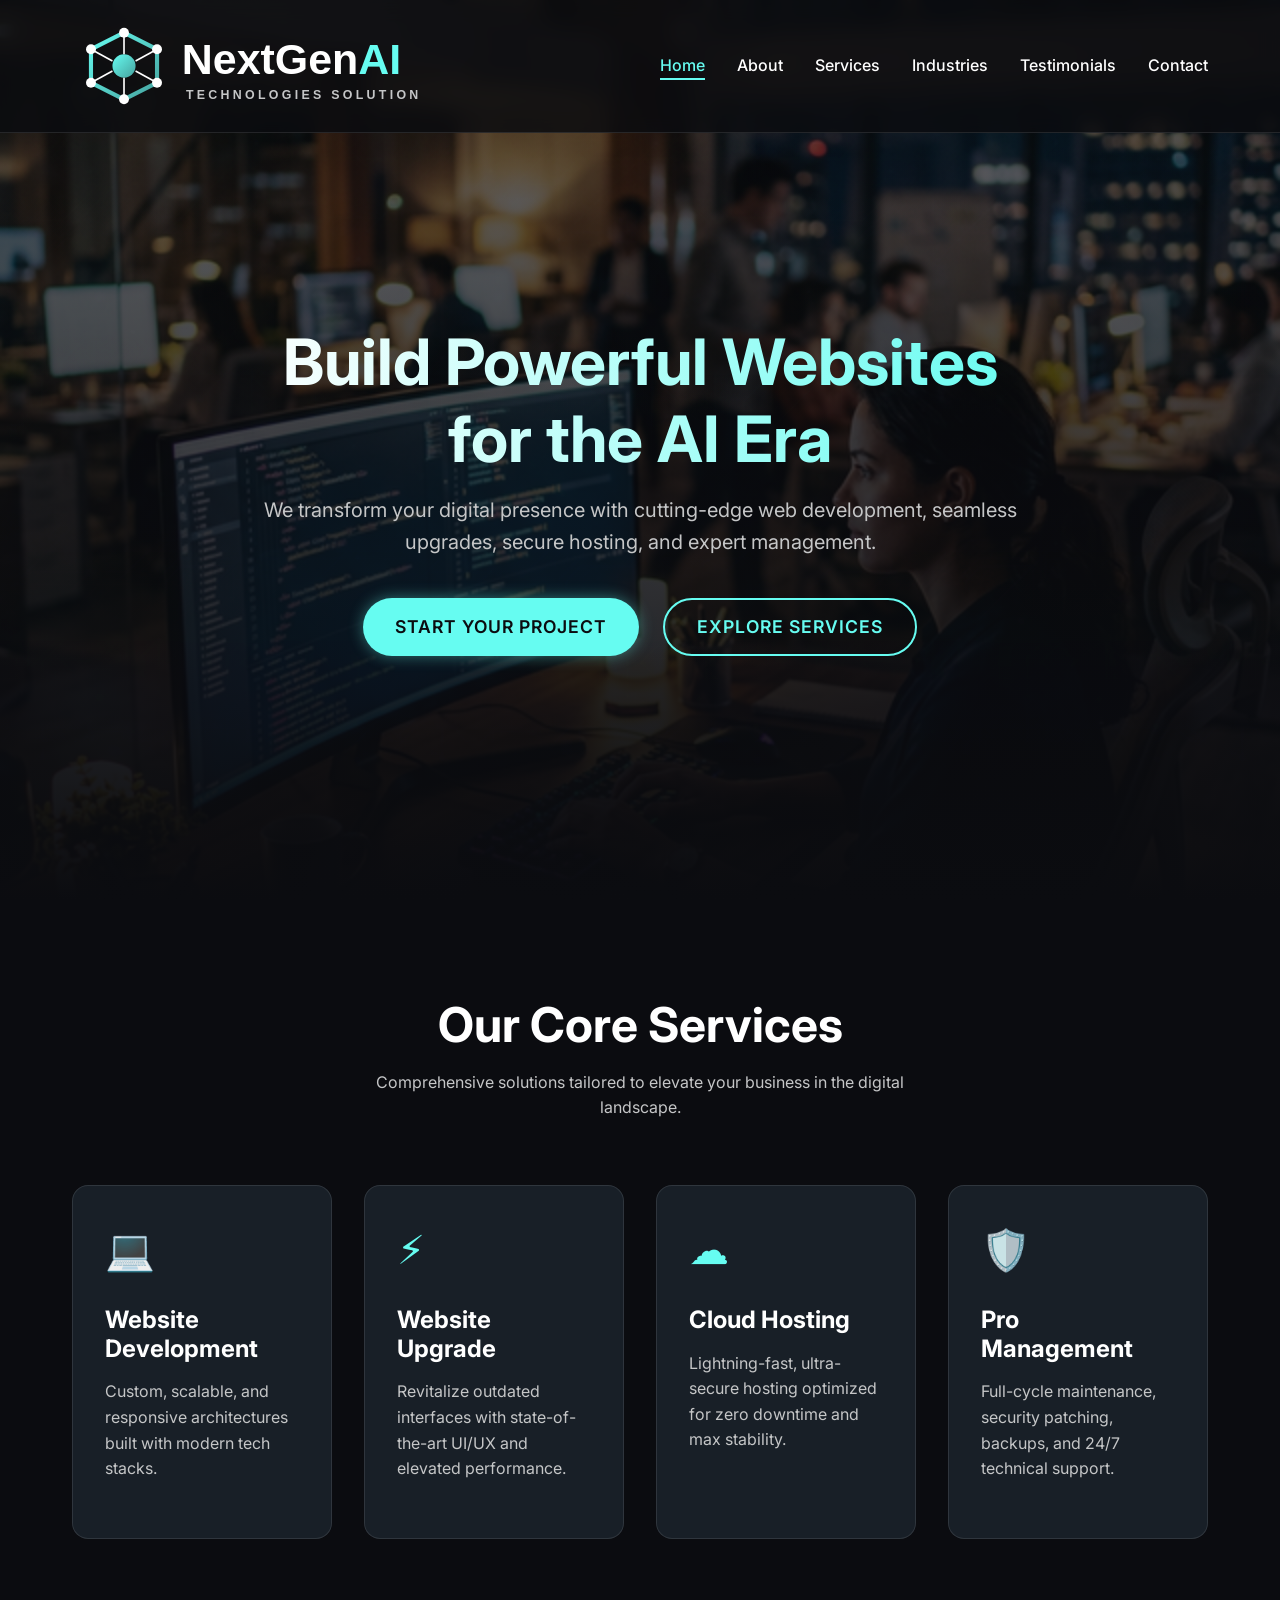
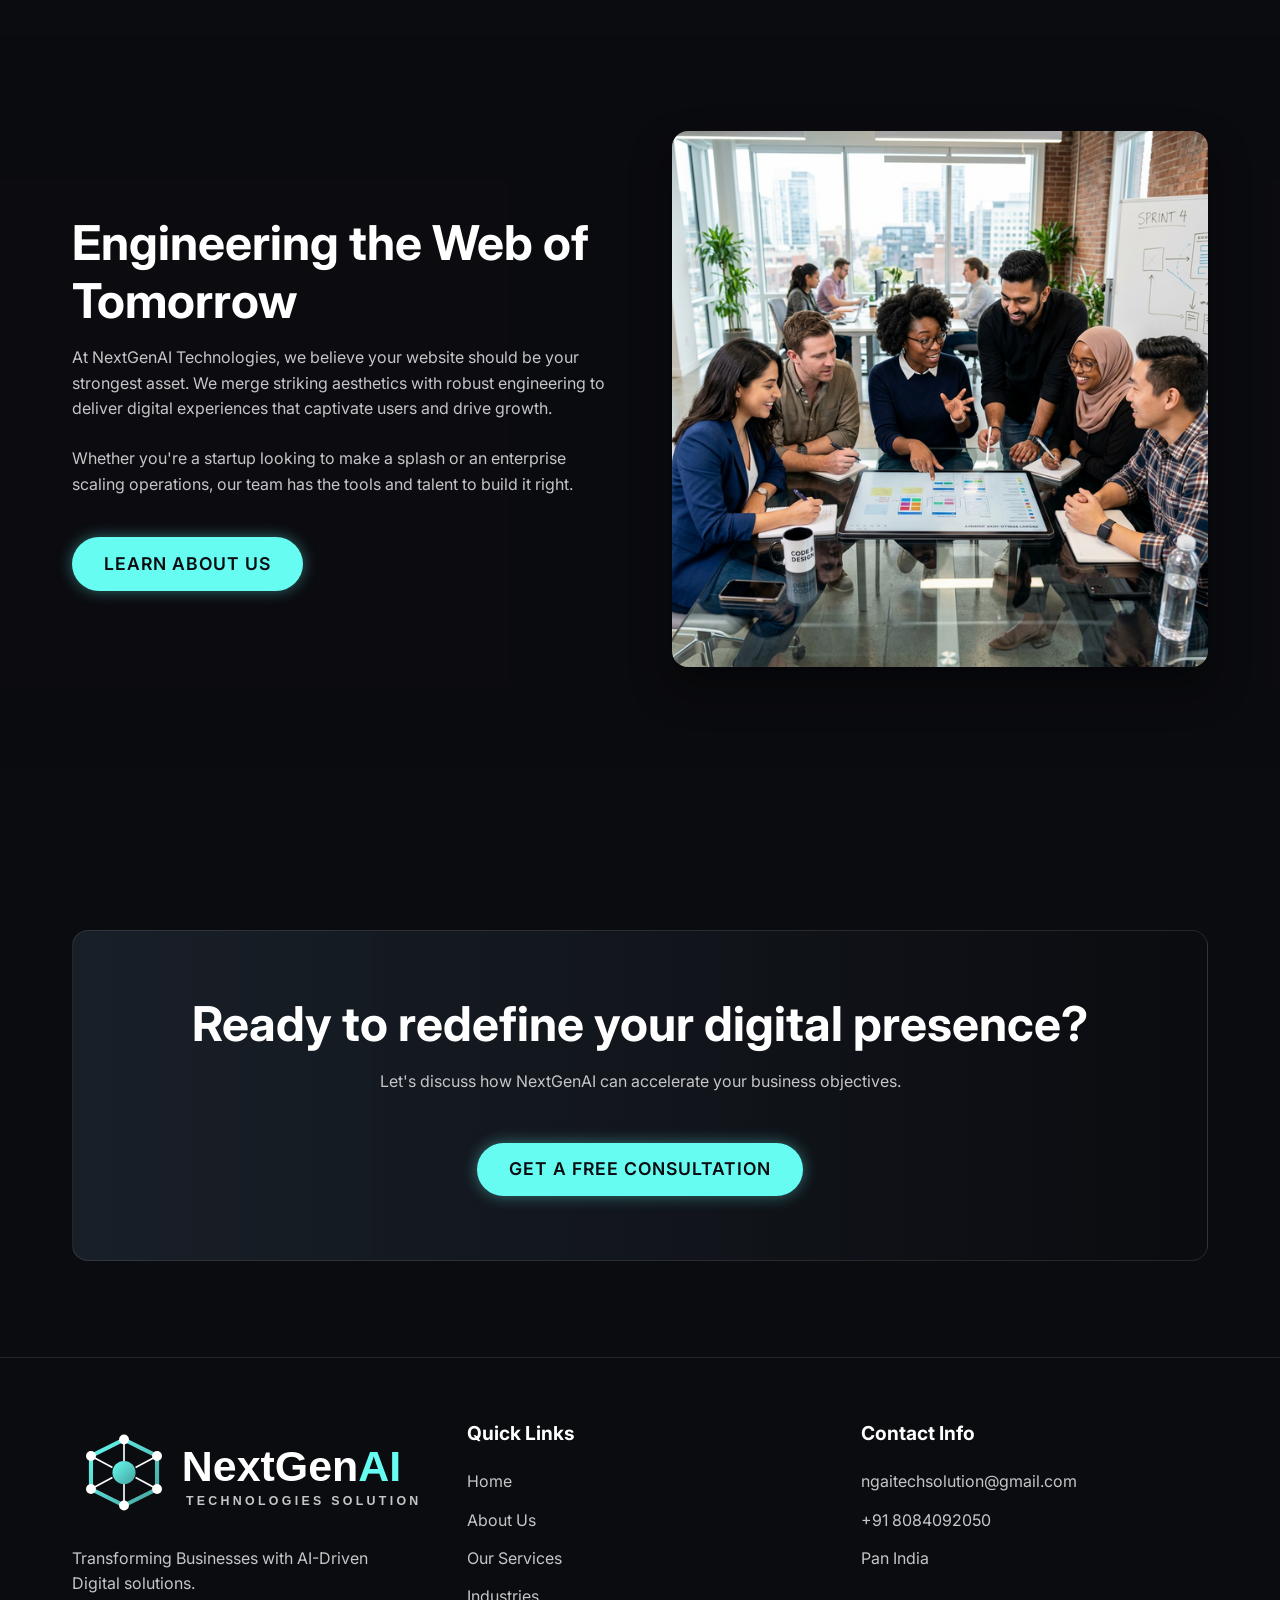
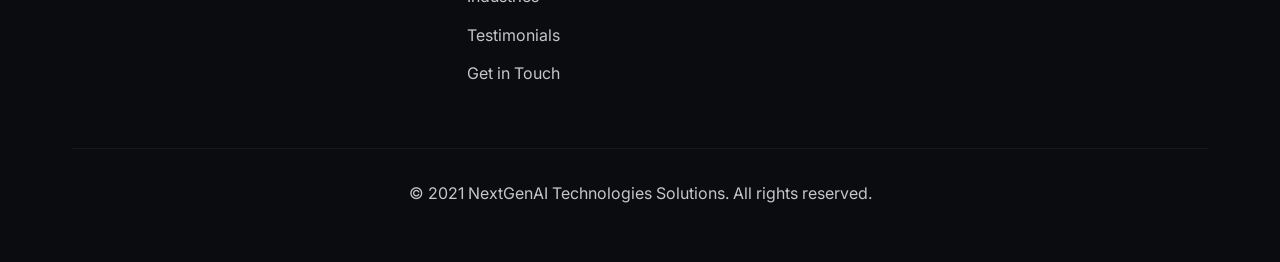
<file: index.html>
<!DOCTYPE html>
<html lang="en">
<head>
    <meta charset="UTF-8">
    <meta name="viewport" content="width=device-width, initial-scale=1.0">
    <!-- SEO Meta Tags -->
    <meta name="description" content="NextGenAI Technology Solutions - Build, Upgrade, Host and Manage your modern website.">
    <meta name="robots" content="index, follow">
    <link rel="canonical" href="https://www.nextgenai.com/index.html">
    <!-- Open Graph (Facebook/LinkedIn) -->
    <meta property="og:title" content="NextGenAI | Elite Website Solutions">
    <meta property="og:description" content="NextGenAI Technology Solutions - Build, Upgrade, Host and Manage your modern website.">
    <meta property="og:type" content="website">
    <meta property="og:url" content="https://www.nextgenai.com/index.html">
    <meta property="og:image" content="https://www.nextgenai.com/assets/images/nextgen_ai_logo.svg">
    <!-- Twitter Card -->
    <meta name="twitter:card" content="summary_large_image">
    <meta name="twitter:title" content="NextGenAI | Elite Website Solutions">
    <meta name="twitter:description" content="NextGenAI Technology Solutions - Build, Upgrade, Host and Manage your modern website.">
    <meta name="twitter:image" content="https://www.nextgenai.com/assets/images/nextgen_ai_logo.svg">
    <title>NextGenAI | Elite Website Solutions</title>
    <!-- Favicon -->
    <link rel="icon" type="image/png" href="assets/images/favicon.png">
    <!-- Google Fonts -->
    <link rel="preconnect" href="https://fonts.googleapis.com">
    <link rel="preconnect" href="https://fonts.gstatic.com" crossorigin>
    <link href="https://fonts.googleapis.com/css2?family=Inter:wght@300;400;500;600;700;800&display=swap" rel="stylesheet">
    <link rel="stylesheet" href="style.css">
    
    <!-- JSON-LD LocalBusiness Schema -->
    <script type="application/ld+json">
    {
      "@context": "https://schema.org",
      "@type": "LocalBusiness",
      "name": "NextGenAI Technology Solutions",
      "image": "https://www.nextgenai.com/assets/images/nextgen_ai_logo.svg",
      "url": "https://www.nextgenai.com/",
      "telephone": "+91 8084092050",
      "address": {
        "@type": "PostalAddress",
        "streetAddress": "Mumbai",
        "addressLocality": "Mumbai",
        "addressRegion": "Maharashtra",
        "postalCode": "400001",
        "addressCountry": "IN"
      },
      "priceRange": "$$$"
    }
    </script>
</head>
<body>
    
    <!-- Animated Global Background -->
    <div class="moving-bg"></div>

    <!-- Header -->
    <header>
        <div class="container nav-container">
            <a href="index.html" class="logo-link"><img src="assets/images/nextgen_ai_logo.svg" alt="NextGenAI Logo" class="site-logo"></a>
            <button class="mobile-menu-btn" aria-label="Toggle menu" aria-expanded="false">&#9776;</button>
            <nav>
                <ul class="nav-links">
                    <li><a href="index.html">Home</a></li>
                    <li><a href="About.html">About</a></li>
                    <li><a href="Service.html">Services</a></li>
                    <li><a href="Industries.html">Industries</a></li>
                    <li><a href="Testimonials.html">Testimonials</a></li>
                    <li><a href="Contact.html">Contact</a></li>
                </ul>
            </nav>
        </div>
    </header>

    <!-- Hero Section -->
    <section class="hero">
        <!-- AI Generated background image embedded securely via absolute path for web.
             For a live website, the user would move the artifact to an /assets/ folder. -->
        <img src="assets/images/live_hero_bg_1773387260577.png" alt="Dynamic Tech Background" class="hero-bg pulse-img">
        <div class="hero-overlay"></div>
        <div class="container">
            <div class="hero-content reveal">
                <h1>Build Powerful Websites for the AI Era</h1>
                <p>We transform your digital presence with cutting-edge web development, seamless upgrades, secure hosting, and expert management.</p>
                <div class="hero-buttons">
                    <a href="Contact.html" class="btn btn-primary">Start Your Project</a>
                    <a href="Service.html" class="btn btn-secondary">Explore Services</a>
                </div>
            </div>
        </div>
    </section>

    <!-- Services Overview Section -->
    <section class="section">
        <div class="container">
            <div class="section-header reveal">
                <h2>Our Core Services</h2>
                <p>Comprehensive solutions tailored to elevate your business in the digital landscape.</p>
            </div>
            
            <div class="services-grid">
                <div class="service-card glass reveal">
                    <div class="service-icon">💻</div>
                    <h3>Website Development</h3>
                    <p>Custom, scalable, and responsive architectures built with modern tech stacks.</p>
                </div>
                
                <div class="service-card glass reveal" style="transition-delay: 100ms;">
                    <div class="service-icon">⚡</div>
                    <h3>Website Upgrade</h3>
                    <p>Revitalize outdated interfaces with state-of-the-art UI/UX and elevated performance.</p>
                </div>
                
                <div class="service-card glass reveal" style="transition-delay: 200ms;">
                    <div class="service-icon">☁️</div>
                    <h3>Cloud Hosting</h3>
                    <p>Lightning-fast, ultra-secure hosting optimized for zero downtime and max stability.</p>
                </div>
                
                <div class="service-card glass reveal" style="transition-delay: 300ms;">
                    <div class="service-icon">🛡️</div>
                    <h3>Pro Management</h3>
                    <p>Full-cycle maintenance, security patching, backups, and 24/7 technical support.</p>
                </div>
            </div>
        </div>
    </section>

    <!-- Brief About Preview Section -->
    <section class="section" style="background: rgba(11, 12, 16, 0.4);">
        <div class="container">
            <div class="about-preview">
                <div class="about-text reveal">
                    <h2>Engineering the Web of Tomorrow</h2>
                    <p>At NextGenAI Technologies, we believe your website should be your strongest asset. We merge striking aesthetics with robust engineering to deliver digital experiences that captivate users and drive growth.</p>
                    <p>Whether you're a startup looking to make a splash or an enterprise scaling operations, our team has the tools and talent to build it right.</p>
                    <a href="About.html" class="btn btn-primary" style="margin-top: 1rem;">Learn About Us</a>
                </div>
                <div class="about-image reveal" style="transition-delay: 200ms;">
                    <img src="assets/images/live_index_team_1773387277324.png" alt="NextGenAI Team" class="about-preview-img float-img">
                </div>
            </div>
        </div>
    </section>

    <!-- Global CTA -->
    <section class="section">
        <div class="container">
            <div class="cta-banner reveal">
                <h2>Ready to redefine your digital presence?</h2>
                <p>Let's discuss how NextGenAI can accelerate your business objectives.</p>
                <a href="Contact.html" class="btn btn-primary" style="margin-top: 1.5rem;">Get a Free Consultation</a>
            </div>
        </div>
    </section>

    <!-- Footer -->
    <footer>
        <div class="container">
            <div class="footer-grid">
                <div class="footer-col">
                    <a href="index.html" class="logo-link" style="margin-bottom: 1rem; display: inline-block;"><img src="assets/images/nextgen_ai_logo.svg" alt="NextGenAI Logo" class="site-logo"></a>
                    <p>Transforming Businesses with AI-Driven Digital solutions.</p>
                </div>
                <div class="footer-col">
                    <h4>Quick Links</h4>
                    <ul>
                        <li><a href="index.html">Home</a></li>
                        <li><a href="About.html">About Us</a></li>
                        <li><a href="Service.html">Our Services</a></li>
                        <li><a href="Industries.html">Industries</a></li>
                        <li><a href="Testimonials.html">Testimonials</a></li>
                        <li><a href="Contact.html">Get in Touch</a></li>
                    </ul>
                </div>
                <div class="footer-col">
                    <h4>Contact Info</h4>
                    <ul style="color: var(--text-secondary);">
                        <li>ngaitechsolution@gmail.com</li>
                        <li>+91 8084092050</li>
                        <li>Pan India</li>
                    </ul>
                </div>
            </div>
            <div class="footer-bottom">
                <p>&copy; 2021 NextGenAI Technologies Solutions. All rights reserved.</p>
            </div>
        </div>
    </footer>

    <script src="script.js"></script>
</body>
</html>
</file>
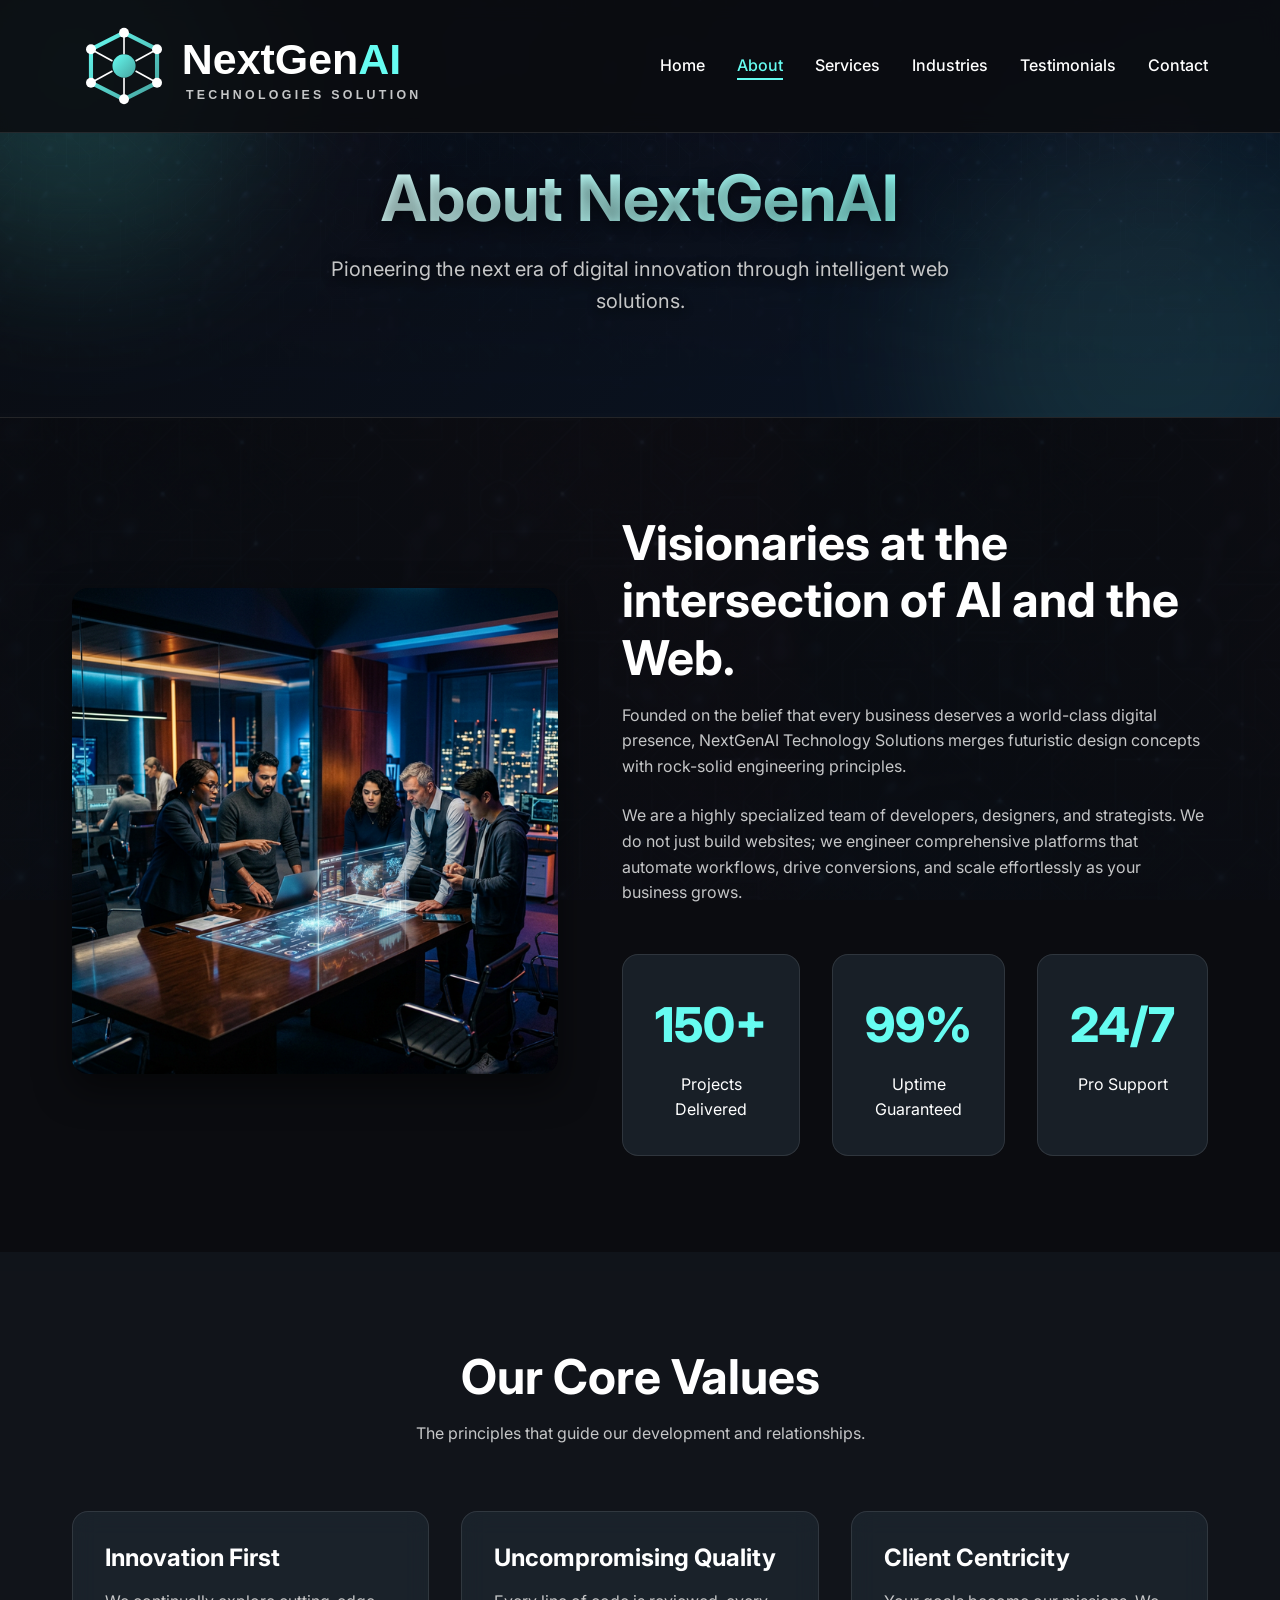
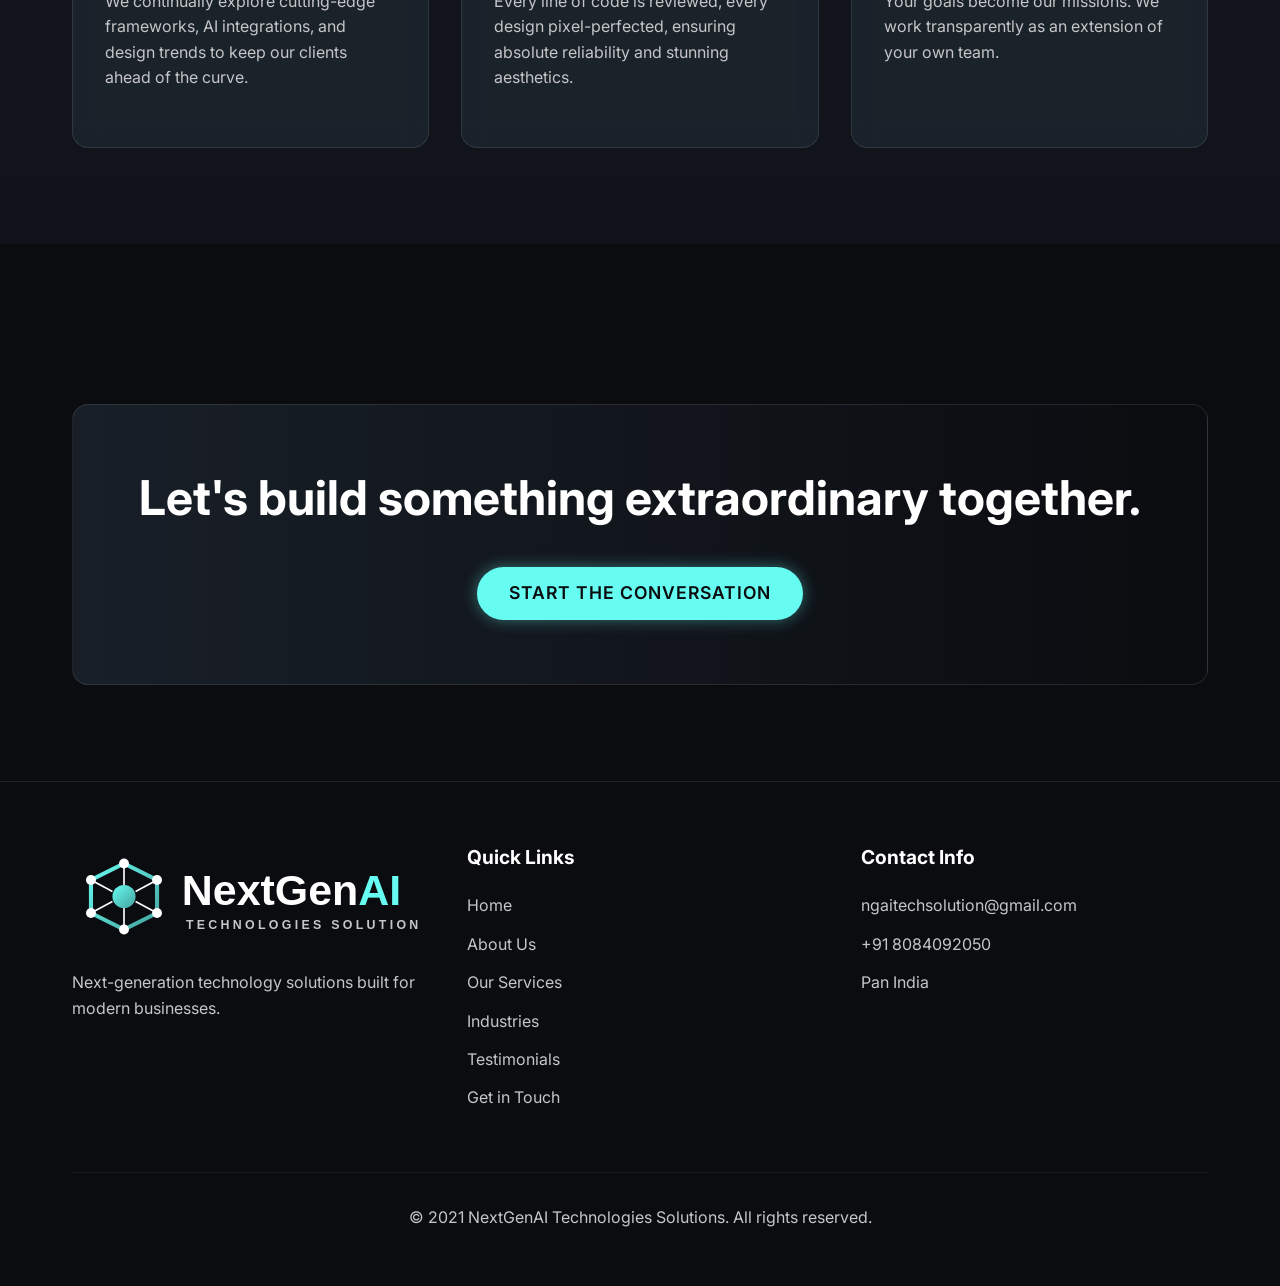
<file: About.html>
<!DOCTYPE html>
<html lang="en">
<head>
    <meta charset="UTF-8">
    <meta name="viewport" content="width=device-width, initial-scale=1.0">
    <!-- SEO Meta Tags -->
    <meta name="description" content="Learn about NextGenAI Technology Solutions, our mission, vision and team.">
    <meta name="robots" content="index, follow">
    <link rel="canonical" href="https://www.nextgenai.com/About.html">
    <!-- Open Graph (Facebook/LinkedIn) -->
    <meta property="og:title" content="About Us | NextGenAI Technology">
    <meta property="og:description" content="Learn about NextGenAI Technology Solutions, our mission, vision and team.">
    <meta property="og:type" content="website">
    <meta property="og:url" content="https://www.nextgenai.com/About.html">
    <meta property="og:image" content="https://www.nextgenai.com/assets/images/nextgen_ai_logo.svg">
    <!-- Twitter Card -->
    <meta name="twitter:card" content="summary_large_image">
    <meta name="twitter:title" content="About Us | NextGenAI Technology">
    <meta name="twitter:description" content="Learn about NextGenAI Technology Solutions, our mission, vision and team.">
    <meta name="twitter:image" content="https://www.nextgenai.com/assets/images/nextgen_ai_logo.svg">
    <title>About Us | NextGenAI Technology</title>
    <!-- Favicon -->
    <link rel="icon" type="image/png" href="assets/images/favicon.png">
    <!-- Google Fonts -->
    <link rel="preconnect" href="https://fonts.googleapis.com">
    <link rel="preconnect" href="https://fonts.gstatic.com" crossorigin>
    <link href="https://fonts.googleapis.com/css2?family=Inter:wght@300;400;500;600;700;800&display=swap" rel="stylesheet">
    <link rel="stylesheet" href="style.css">
    <style>
        .page-header {
            padding: 160px 0 100px;
            text-align: center;
            position: relative;
            background-color: var(--bg-color);
            border-bottom: 1px solid var(--glass-border);
            overflow: hidden;
            z-index: 1;
        }

        .header-bg-elements {
            position: absolute;
            top: 0; left: 0; width: 100%; height: 100%;
            z-index: -2;
            overflow: hidden;
            background: linear-gradient(-45deg, #0b0c10, #1f2833, #0a192f, #0b0c10);
            background-size: 400% 400%;
            animation: gradientBG 15s ease infinite;
        }

        .orb {
            position: absolute;
            border-radius: 50%;
            filter: blur(80px);
            opacity: 0.6;
            animation: floatOrb 10s infinite ease-in-out alternate;
        }

        .orb-1 {
            width: 350px; height: 350px;
            background: rgba(102, 252, 241, 0.4);
            top: -100px; left: -100px;
            animation-delay: 0s;
        }

        .orb-2 {
            width: 450px; height: 450px;
            background: rgba(69, 162, 158, 0.3);
            bottom: -150px; right: -100px;
            animation-duration: 12s;
            animation-delay: -5s;
        }

        .page-header::after {
            content: '';
            position: absolute;
            top: 0; left: 0; right: 0; bottom: 0;
            background: url('assets/images/site_bg_pattern_1773385852781.png') repeat;
            background-size: 400px;
            opacity: 0.25;
            animation: patternPan 30s linear infinite;
            z-index: -1;
            mask-image: linear-gradient(to bottom, black 30%, transparent 100%);
            -webkit-mask-image: linear-gradient(to bottom, black 30%, transparent 100%);
        }

        @keyframes floatOrb {
            0% { transform: translate(0, 0) scale(1); }
            100% { transform: translate(60px, 60px) scale(1.15); }
        }

        @keyframes patternPan {
            0% { background-position: 0 0; }
            100% { background-position: 400px 400px; }
        }

        @keyframes gradientBG {
            0% { background-position: 0% 50%; }
            50% { background-position: 100% 50%; }
            100% { background-position: 0% 50%; }
        }
        
        .story-section {
            display: grid;
            grid-template-columns: 1fr 1fr;
            gap: 4rem;
            align-items: center;
        }

        .stats-grid {
            display: grid;
            grid-template-columns: repeat(3, 1fr);
            gap: 2rem;
            margin-top: 3rem;
            text-align: center;
        }

        .stat-card {
            padding: 2rem;
        }

        .stat-number {
            font-size: 3rem;
            font-weight: 800;
            color: var(--accent-color);
            margin-bottom: 0.5rem;
        }

        @media (max-width: 768px) {
            .story-section {
                grid-template-columns: 1fr;
            }
            .stats-grid {
                grid-template-columns: 1fr;
            }
        }
    </style>
</head>
<body>
    
    <!-- Animated Global Background -->
    <div class="moving-bg"></div>

    <!-- Header -->
    <header>
        <div class="container nav-container">
            <a href="index.html" class="logo-link"><img src="assets/images/nextgen_ai_logo.svg" alt="NextGenAI Logo" class="site-logo"></a>
            <button class="mobile-menu-btn" aria-label="Toggle menu" aria-expanded="false">&#9776;</button>
            <nav>
                <ul class="nav-links">
                    <li><a href="index.html">Home</a></li>
                    <li><a href="About.html">About</a></li>
                    <li><a href="Service.html">Services</a></li>
                    <li><a href="Industries.html">Industries</a></li>
                    <li><a href="Testimonials.html">Testimonials</a></li>
                    <li><a href="Contact.html">Contact</a></li>
                </ul>
            </nav>
        </div>
    </header>

    <!-- Page Header -->
    <div class="page-header">
        <div class="header-bg-elements">
            <div class="orb orb-1"></div>
            <div class="orb orb-2"></div>
        </div>
        <div class="container reveal">
            <h1 style="position: relative; z-index: 10; text-shadow: 0 5px 15px rgba(0,0,0,0.5);">About NextGenAI</h1>
            <p style="font-size: 1.25rem; max-width: 700px; margin: 0 auto; position: relative; z-index: 10; color: var(--text-secondary); text-shadow: 0 2px 10px rgba(0,0,0,0.5);">Pioneering the next era of digital innovation through intelligent web solutions.</p>
        </div>
    </div>

    <!-- Our Story -->
    <section class="section">
        <div class="container">
            <div class="story-section">
                <div class="story-image reveal float-img">
                    <img src="assets/images/about_company_1773385227448.png" alt="Our Team at Work" style="width: 100%; border-radius: 16px; box-shadow: 0 15px 35px rgba(0,0,0,0.5);">
                </div>
                <div class="story-text reveal" style="transition-delay: 200ms;">
                    <h2>Visionaries at the intersection of AI and the Web.</h2>
                    <p>Founded on the belief that every business deserves a world-class digital presence, NextGenAI Technology Solutions merges futuristic design concepts with rock-solid engineering principles.</p>
                    <p>We are a highly specialized team of developers, designers, and strategists. We do not just build websites; we engineer comprehensive platforms that automate workflows, drive conversions, and scale effortlessly as your business grows.</p>
                    
                    <div class="stats-grid">
                        <div class="stat-card glass">
                            <div class="stat-number">150+</div>
                            <div class="stat-text">Projects Delivered</div>
                        </div>
                        <div class="stat-card glass">
                            <div class="stat-number">99%</div>
                            <div class="stat-text">Uptime Guaranteed</div>
                        </div>
                        <div class="stat-card glass">
                            <div class="stat-number">24/7</div>
                            <div class="stat-text">Pro Support</div>
                        </div>
                    </div>
                </div>
            </div>
        </div>
    </section>

    <!-- Values -->
    <section class="section" style="background: rgba(31,40,51,0.3);">
        <div class="container">
            <div class="section-header reveal">
                <h2>Our Core Values</h2>
                <p>The principles that guide our development and relationships.</p>
            </div>
            
            <div class="services-grid">
                <div class="service-card glass reveal">
                    <h3>Innovation First</h3>
                    <p>We continually explore cutting-edge frameworks, AI integrations, and design trends to keep our clients ahead of the curve.</p>
                </div>
                <div class="service-card glass reveal" style="transition-delay: 100ms;">
                    <h3>Uncompromising Quality</h3>
                    <p>Every line of code is reviewed, every design pixel-perfected, ensuring absolute reliability and stunning aesthetics.</p>
                </div>
                <div class="service-card glass reveal" style="transition-delay: 200ms;">
                    <h3>Client Centricity</h3>
                    <p>Your goals become our missions. We work transparently as an extension of your own team.</p>
                </div>
            </div>
        </div>
    </section>

    <section class="section">
        <div class="container">
            <div class="cta-banner reveal">
                <h2>Let's build something extraordinary together.</h2>
                <a href="Contact.html" class="btn btn-primary" style="margin-top: 1.5rem;">Start the Conversation</a>
            </div>
        </div>
    </section>

    <!-- Footer -->
    <footer>
        <div class="container">
            <div class="footer-grid">
                <div class="footer-col">
                    <a href="index.html" class="logo-link" style="margin-bottom: 1rem; display: inline-block;"><img src="assets/images/nextgen_ai_logo.svg" alt="NextGenAI Logo" class="site-logo"></a>
                    <p>Next-generation technology solutions built for modern businesses.</p>
                </div>
                <div class="footer-col">
                    <h4>Quick Links</h4>
                    <ul>
                        <li><a href="index.html">Home</a></li>
                        <li><a href="About.html">About Us</a></li>
                        <li><a href="Service.html">Our Services</a></li>
                        <li><a href="Industries.html">Industries</a></li>
                        <li><a href="Testimonials.html">Testimonials</a></li>
                        <li><a href="Contact.html">Get in Touch</a></li>
                    </ul>
                </div>
                <div class="footer-col">
                    <h4>Contact Info</h4>
                    <ul style="color: var(--text-secondary);">
                        <li>ngaitechsolution@gmail.com</li>
                        <li>+91 8084092050</li>
                        <li>Pan India</li>
                    </ul>
                </div>
            </div>
            <div class="footer-bottom">
                <p>&copy; 2021 NextGenAI Technologies Solutions. All rights reserved.</p>
            </div>
        </div>
    </footer>

    <script src="script.js"></script>
</body>
</html>
</file>
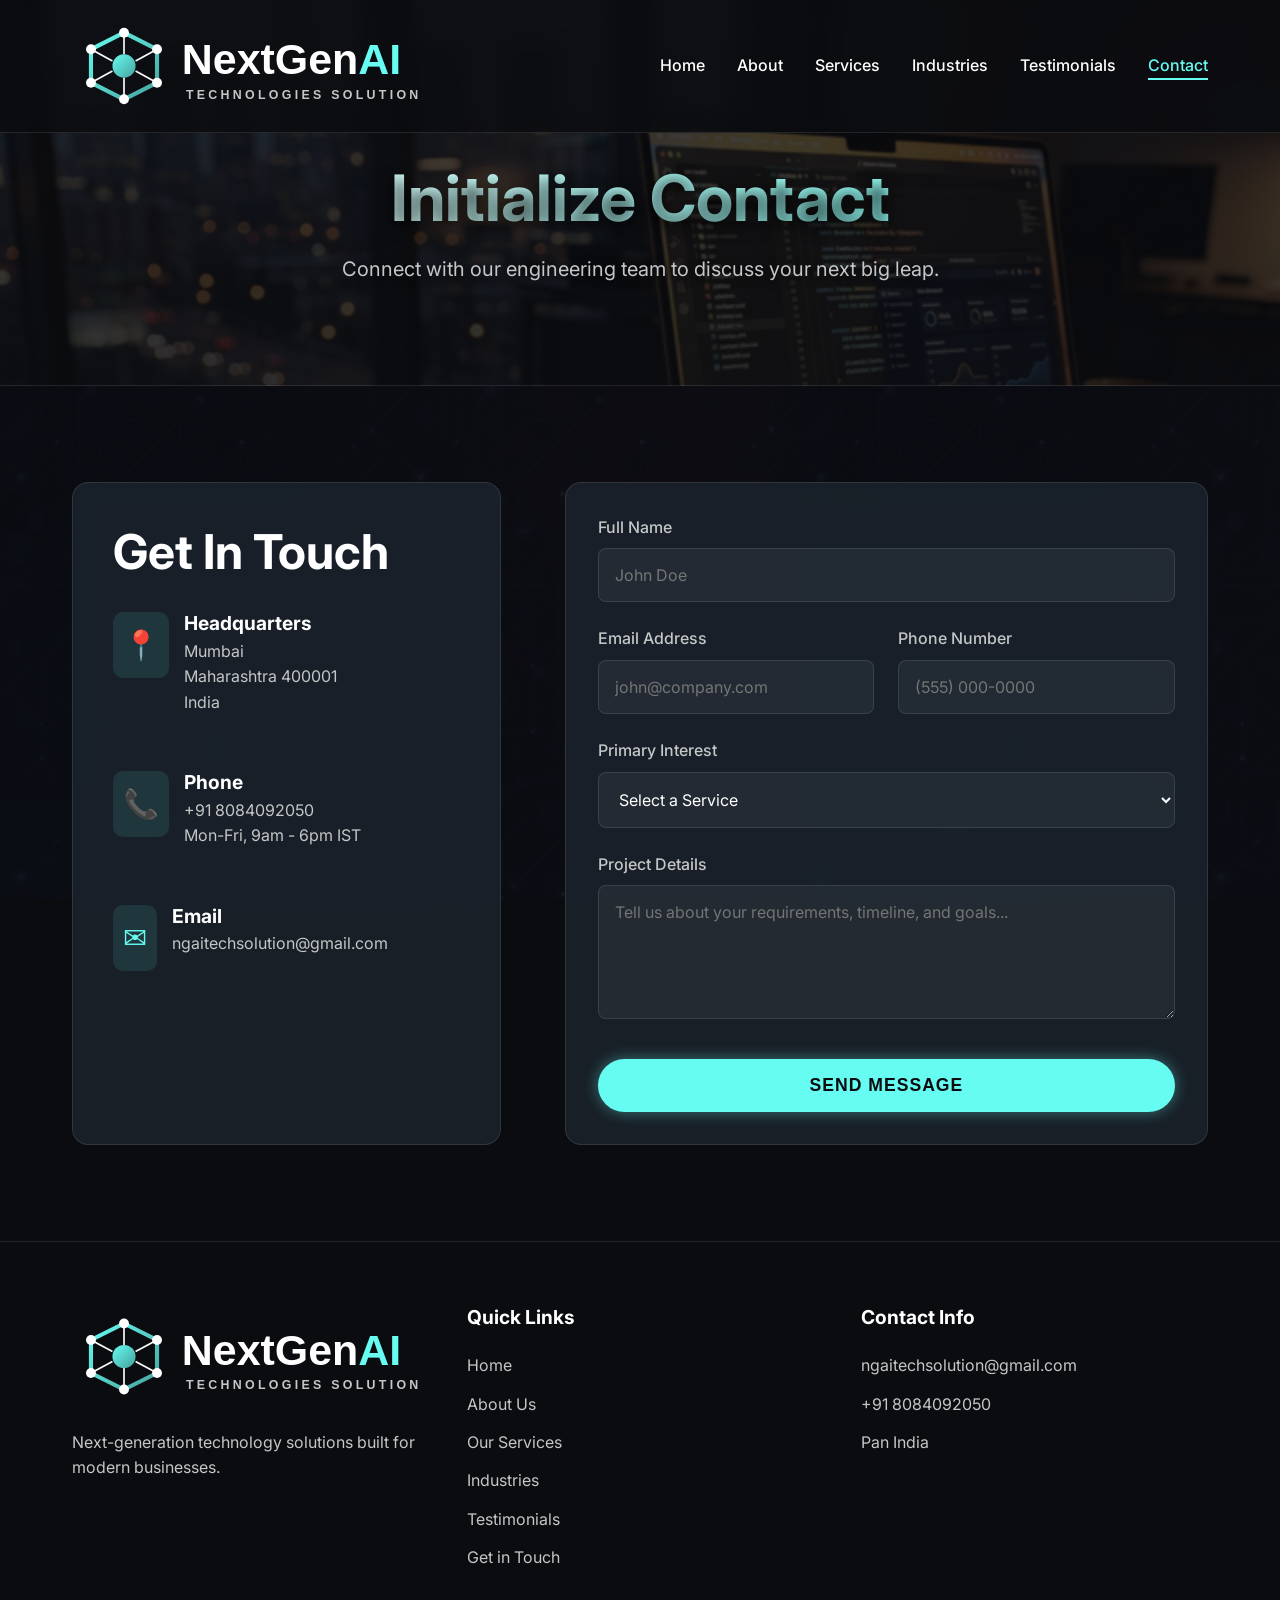
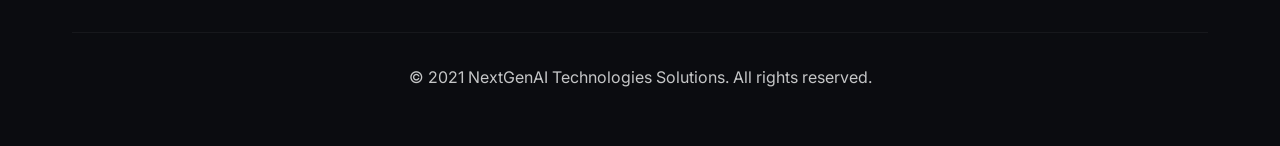
<file: Contact.html>
<!DOCTYPE html>
<html lang="en">
<head>
    <meta charset="UTF-8">
    <meta name="viewport" content="width=device-width, initial-scale=1.0">
    <!-- SEO Meta Tags -->
    <meta name="description" content="Contact NextGenAI Technology Solutions to start your web project.">
    <meta name="robots" content="index, follow">
    <link rel="canonical" href="https://www.nextgenai.com/Contact.html">
    <!-- Open Graph (Facebook/LinkedIn) -->
    <meta property="og:title" content="Contact Us | NextGenAI Technology">
    <meta property="og:description" content="Contact NextGenAI Technology Solutions to start your web project.">
    <meta property="og:type" content="website">
    <meta property="og:url" content="https://www.nextgenai.com/Contact.html">
    <meta property="og:image" content="https://www.nextgenai.com/assets/images/nextgen_ai_logo.svg">
    <!-- Twitter Card -->
    <meta name="twitter:card" content="summary_large_image">
    <meta name="twitter:title" content="Contact Us | NextGenAI Technology">
    <meta name="twitter:description" content="Contact NextGenAI Technology Solutions to start your web project.">
    <meta name="twitter:image" content="https://www.nextgenai.com/assets/images/nextgen_ai_logo.svg">
    <title>Contact Us | NextGenAI Technology</title>
    <!-- Favicon -->
    <link rel="icon" type="image/png" href="assets/images/favicon.png">
    <!-- Google Fonts -->
    <link rel="preconnect" href="https://fonts.googleapis.com">
    <link rel="preconnect" href="https://fonts.gstatic.com" crossorigin>
    <link href="https://fonts.googleapis.com/css2?family=Inter:wght@300;400;500;600;700;800&display=swap" rel="stylesheet">
    <link rel="stylesheet" href="style.css">
    <style>
        .page-header {
            padding: 160px 0 100px;
            text-align: center;
            background: linear-gradient(180deg, rgba(11,12,16,0.75) 0%, var(--bg-color) 100%), url('assets/images/header_bg_contact_1773404011695.png');
            background-size: cover;
            background-position: center;
            background-attachment: fixed;
            border-bottom: 1px solid var(--glass-border);
            position: relative;
            z-index: 1;
        }

        .page-header h1 {
            text-shadow: 0 5px 15px rgba(0,0,0,0.8);
        }

        .page-header p {
            text-shadow: 0 2px 10px rgba(0,0,0,0.8);
        }

        .contact-grid {
            display: grid;
            grid-template-columns: 1fr 1.5fr;
            gap: 4rem;
        }

        .contact-info-card {
            padding: 2.5rem;
            height: 100%;
        }

        .contact-method {
            margin-bottom: 2rem;
            display: flex;
            align-items: flex-start;
            gap: 15px;
        }

        .contact-icon {
            font-size: 1.8rem;
            color: var(--accent-color);
            background: rgba(102, 252, 241, 0.1);
            padding: 10px;
            border-radius: 10px;
        }

        .contact-method h3 {
            margin-bottom: 0.2rem;
            font-size: 1.2rem;
        }

        form {
            display: flex;
            flex-direction: column;
            gap: 1.5rem;
        }

        .form-group {
            display: flex;
            flex-direction: column;
            gap: 0.5rem;
        }

        label {
            font-weight: 500;
            color: var(--text-secondary);
        }

        input, textarea, select {
            width: 100%;
            padding: 1rem;
            border-radius: 8px;
            border: 1px solid var(--glass-border);
            background: rgba(255,255,255,0.05);
            color: var(--text-primary);
            font-family: inherit;
            font-size: 1rem;
            transition: var(--transition);
        }

        input:focus, textarea:focus, select:focus {
            outline: none;
            border-color: var(--accent-color);
            box-shadow: 0 0 10px rgba(102, 252, 241, 0.2);
            background: rgba(255,255,255,0.08);
        }

        select option {
            background: var(--bg-color);
            color: var(--text-primary);
        }

        .btn-submit {
            padding: 1rem;
            font-size: 1.1rem;
            width: 100%;
            margin-top: 1rem;
        }

        .form-row {
            display: grid;
            grid-template-columns: 1fr 1fr;
            gap: 1.5rem;
        }

        @media (max-width: 900px) {
            .contact-grid {
                grid-template-columns: 1fr;
            }
        }
        
        @media (max-width: 768px) {
            .form-row {
                grid-template-columns: 1fr;
            }
        }
    </style>
</head>
<body>
    
    <!-- Animated Global Background -->
    <div class="moving-bg"></div>

    <!-- Header -->
    <header>
        <div class="container nav-container">
            <a href="index.html" class="logo-link"><img src="assets/images/nextgen_ai_logo.svg" alt="NextGenAI Logo" class="site-logo"></a>
            <button class="mobile-menu-btn" aria-label="Toggle menu" aria-expanded="false">&#9776;</button>
            <nav>
                <ul class="nav-links">
                    <li><a href="index.html">Home</a></li>
                    <li><a href="About.html">About</a></li>
                    <li><a href="Service.html">Services</a></li>
                    <li><a href="Industries.html">Industries</a></li>
                    <li><a href="Testimonials.html">Testimonials</a></li>
                    <li><a href="Contact.html">Contact</a></li>
                </ul>
            </nav>
        </div>
    </header>

    <!-- Page Header -->
    <div class="page-header">
        <div class="container reveal">
            <h1>Initialize Contact</h1>
            <p style="font-size: 1.25rem; max-width: 700px; margin: 0 auto;">Connect with our engineering team to discuss your next big leap.</p>
        </div>
    </div>

    <section class="section">
        <div class="container">
            <div class="contact-grid">
                
                <!-- Contact Info Panel -->
                <div class="contact-info reveal">
                    <div class="contact-info-card glass">
                        <h2 style="margin-bottom: 2rem;">Get In Touch</h2>
                        
                        <div class="contact-method">
                            <div class="contact-icon">📍</div>
                            <div>
                                <h3>Headquarters</h3>
                                <p>Mumbai<br>Maharashtra 400001<br>India</p>
                            </div>
                        </div>

                        <div class="contact-method">
                            <div class="contact-icon">📞</div>
                            <div>
                                <h3>Phone</h3>
                                <p>+91 8084092050<br>Mon-Fri, 9am - 6pm IST</p>
                            </div>
                        </div>

                        <div class="contact-method">
                            <div class="contact-icon">✉️</div>
                            <div>
                                <h3>Email</h3>
                                <p>ngaitechsolution@gmail.com</p>
                            </div>
                        </div>
                    </div>
                </div>

                <!-- Contact Form -->
                <div class="contact-form-wrapper glass reveal" style="transition-delay: 200ms;">
                    <form id="contactForm" action="https://formsubmit.co/ngaitechsolution@gmail.com" method="POST">
                        <div class="form-group">
                            <label for="name">Full Name</label>
                            <input type="text" name="name" id="name" required placeholder="John Doe">
                        </div>

                        <div class="form-row">
                            <div class="form-group">
                                <label for="email">Email Address</label>
                                <input type="email" name="email" id="email" required placeholder="john@company.com">
                            </div>
                            <div class="form-group">
                                <label for="phone">Phone Number</label>
                                <input type="tel" name="phone" id="phone" placeholder="(555) 000-0000">
                            </div>
                        </div>

                        <div class="form-group">
                            <label for="interest">Primary Interest</label>
                            <select name="interest" id="interest" required>
                                <option value="" disabled selected>Select a Service</option>
                                <option value="dev">New Website Development</option>
                                <option value="upgrade">Website Upgrade / Redesign</option>
                                <option value="hosting">Cloud Hosting</option>
                                <option value="mgmt">Maintenance & Management</option>
                            </select>
                        </div>

                        <div class="form-group">
                            <label for="message">Project Details</label>
                            <textarea name="message" id="message" rows="5" required placeholder="Tell us about your requirements, timeline, and goals..."></textarea>
                        </div>

                        <!-- FormSubmit Settings -->
                        <input type="hidden" name="_subject" value="New Contact Form Submission - NextGenAI">
                        <input type="hidden" name="_captcha" value="false">

                        <button type="submit" class="btn btn-primary btn-submit">Send Message</button>
                    </form>
                </div>

            </div>
        </div>
    </section>

    <!-- Footer -->
    <footer>
        <div class="container">
            <div class="footer-grid">
                <div class="footer-col">
                    <a href="index.html" class="logo-link" style="margin-bottom: 1rem; display: inline-block;"><img src="assets/images/nextgen_ai_logo.svg" alt="NextGenAI Logo" class="site-logo"></a>
                    <p>Next-generation technology solutions built for modern businesses.</p>
                </div>
                <div class="footer-col">
                    <h4>Quick Links</h4>
                    <ul>
                        <li><a href="index.html">Home</a></li>
                        <li><a href="About.html">About Us</a></li>
                        <li><a href="Service.html">Our Services</a></li>
                        <li><a href="Industries.html">Industries</a></li>
                        <li><a href="Testimonials.html">Testimonials</a></li>
                        <li><a href="Contact.html">Get in Touch</a></li>
                    </ul>
                </div>
                <div class="footer-col">
                    <h4>Contact Info</h4>
                    <ul style="color: var(--text-secondary);">
                        <li>ngaitechsolution@gmail.com</li>
                        <li>+91 8084092050</li>
                        <li>Pan India</li>
                    </ul>
                </div>
            </div>
            <div class="footer-bottom">
                <p>&copy; 2021 NextGenAI Technologies Solutions. All rights reserved.</p>
            </div>
        </div>
    </footer>

    <script src="script.js"></script>
</body>
</html>
</file>
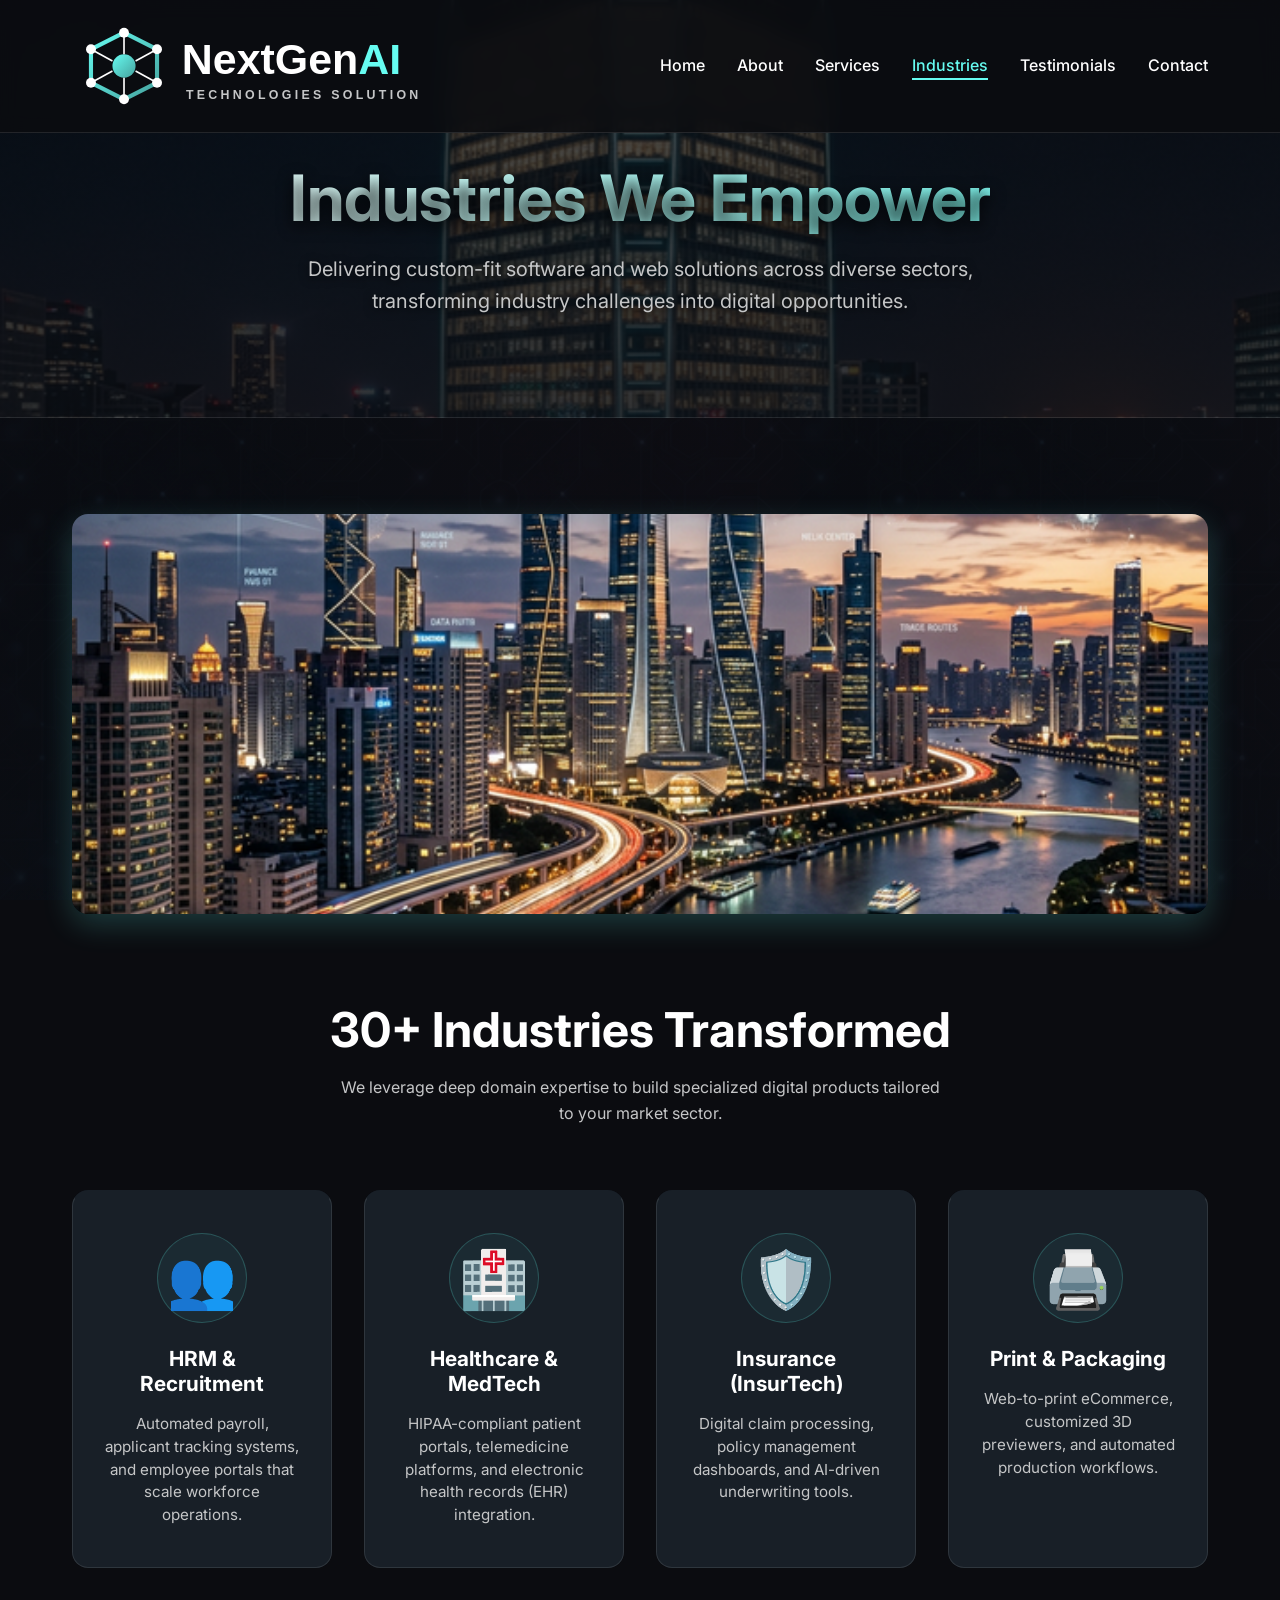
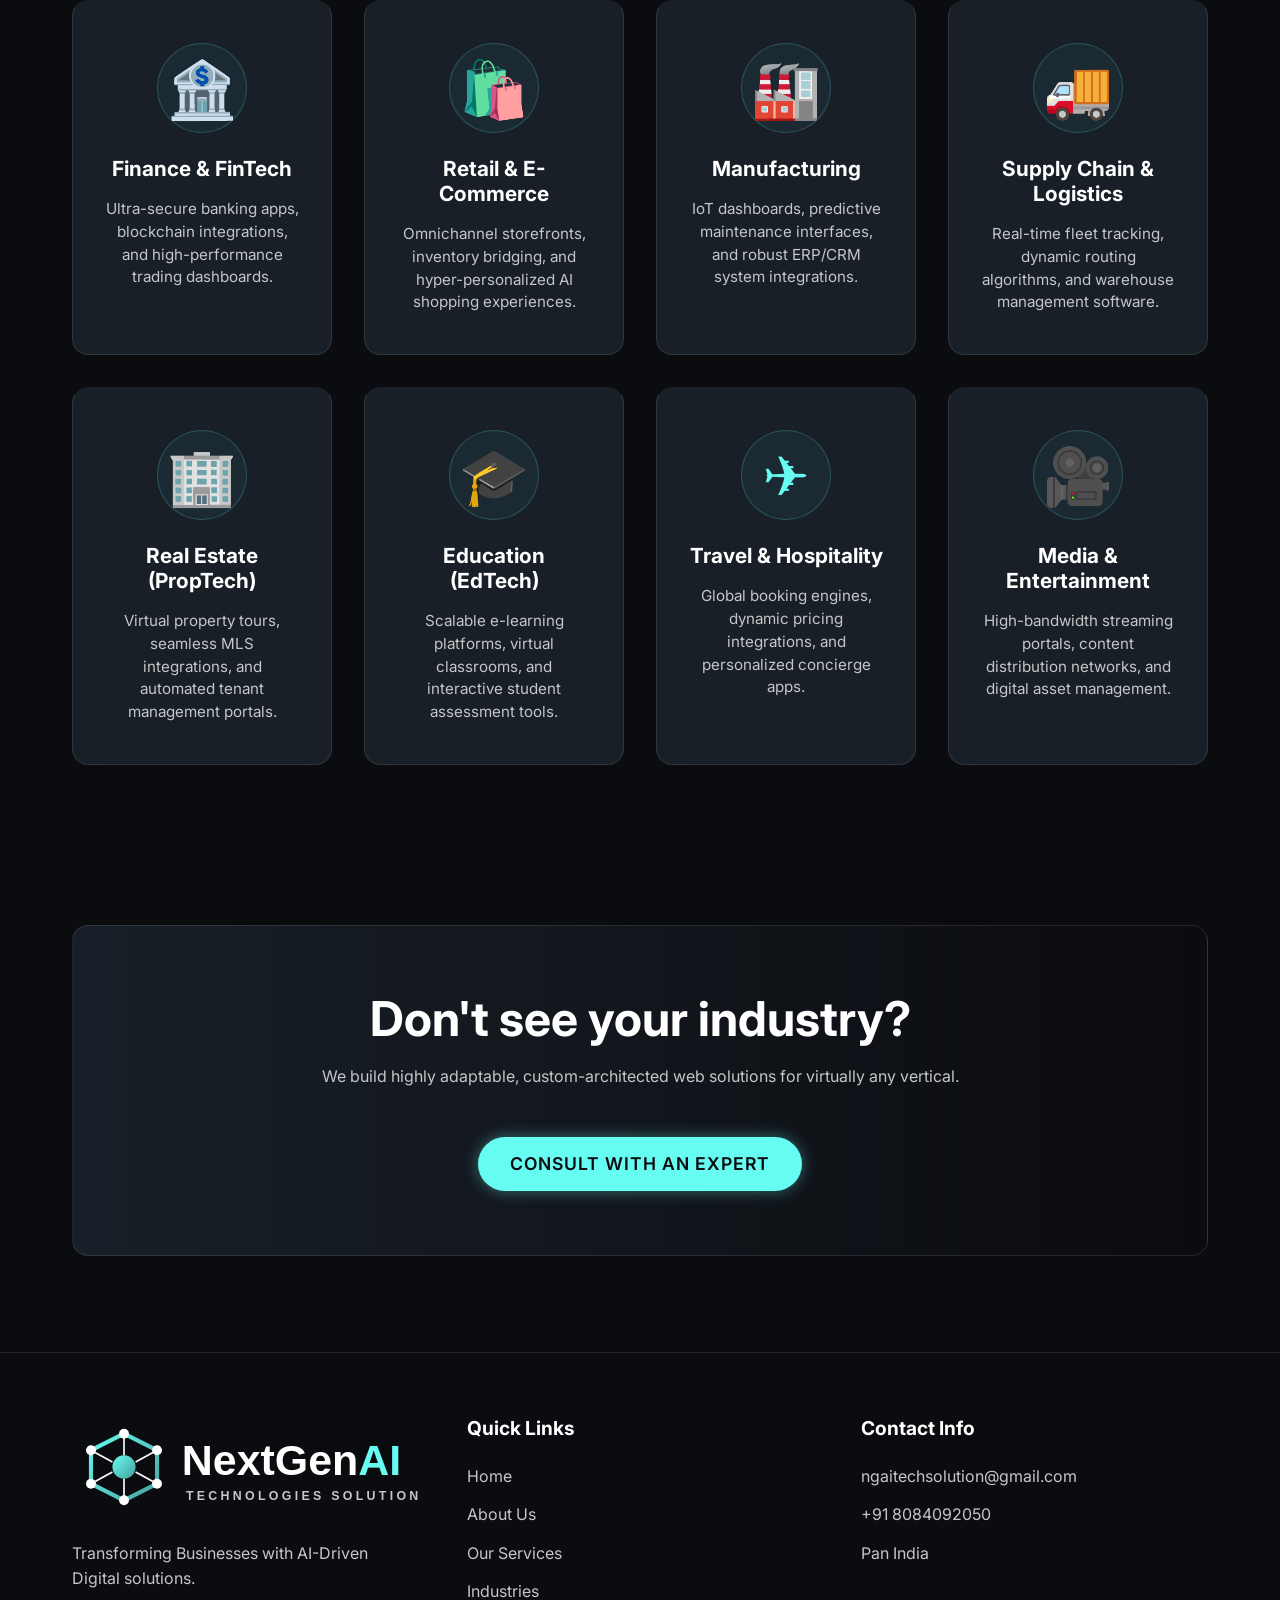
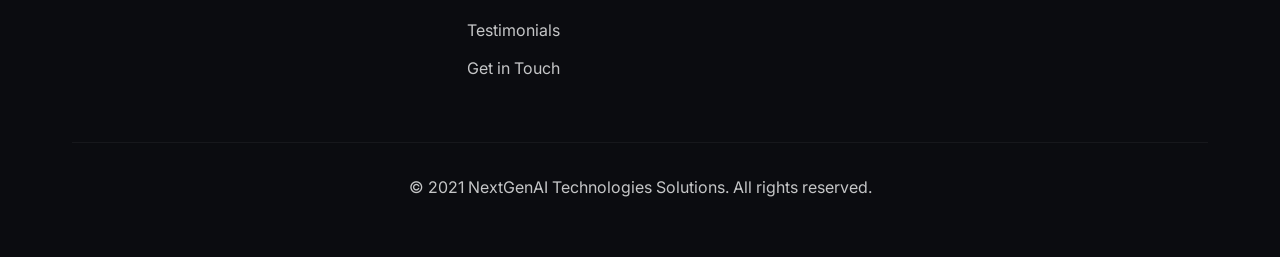
<file: Industries.html>
<!DOCTYPE html>
<html lang="en">
<head>
    <meta charset="UTF-8">
    <meta name="viewport" content="width=device-width, initial-scale=1.0">
    <!-- SEO Meta Tags -->
    <meta name="description" content="NextGenAI Technology Solutions - Industries we support: Healthcare, HRM, Insurance, Print, Finance, and more.">
    <meta name="robots" content="index, follow">
    <link rel="canonical" href="https://www.nextgenai.com/Industries.html">
    <!-- Open Graph (Facebook/LinkedIn) -->
    <meta property="og:title" content="Industries We Support | NextGenAI Technology">
    <meta property="og:description" content="NextGenAI Technology Solutions - Industries we support: Healthcare, HRM, Insurance, Print, Finance, and more.">
    <meta property="og:type" content="website">
    <meta property="og:url" content="https://www.nextgenai.com/Industries.html">
    <meta property="og:image" content="https://www.nextgenai.com/assets/images/nextgen_ai_logo.svg">
    <!-- Twitter Card -->
    <meta name="twitter:card" content="summary_large_image">
    <meta name="twitter:title" content="Industries We Support | NextGenAI Technology">
    <meta name="twitter:description" content="NextGenAI Technology Solutions - Industries we support: Healthcare, HRM, Insurance, Print, Finance, and more.">
    <meta name="twitter:image" content="https://www.nextgenai.com/assets/images/nextgen_ai_logo.svg">
    <title>Industries We Support | NextGenAI Technology</title>
    <!-- Favicon -->
    <link rel="icon" type="image/png" href="assets/images/favicon.png">
    <!-- Google Fonts -->
    <link rel="preconnect" href="https://fonts.googleapis.com">
    <link rel="preconnect" href="https://fonts.gstatic.com" crossorigin>
    <link href="https://fonts.googleapis.com/css2?family=Inter:wght@300;400;500;600;700;800&display=swap" rel="stylesheet">
    <link rel="stylesheet" href="style.css">
    <style>
        .page-header {
            padding: 160px 0 100px;
            text-align: center;
            background: linear-gradient(180deg, rgba(11,12,16,0.7) 0%, rgba(11,12,16,1) 100%), url('assets/images/header_bg_industries_1773403974968.png');
            background-size: cover;
            background-position: center;
            background-attachment: fixed;
            border-bottom: 1px solid var(--glass-border);
            position: relative;
            z-index: 1;
        }

        .page-header h1 {
            text-shadow: 0 5px 15px rgba(0,0,0,0.8);
        }

        .page-header p {
            text-shadow: 0 2px 10px rgba(0,0,0,0.8);
        }

        .industries-hero-container {
            margin-bottom: 4rem;
        }

        .industries-hero-img {
            width: 100%;
            height: 400px;
            object-fit: cover;
            border-radius: 16px;
            box-shadow: 0 10px 30px rgba(102, 252, 241, 0.2);
        }

        .industries-grid {
            display: grid;
            grid-template-columns: repeat(auto-fill, minmax(250px, 1fr));
            gap: 2rem;
            margin-top: 3rem;
        }

        .industry-card {
            padding: 2.5rem 2rem;
            text-align: center;
            border-top: 3px solid transparent;
            transition: var(--transition);
        }

        .industry-card:hover {
            border-top-color: var(--accent-color);
            transform: translateY(-5px);
        }

        .industry-icon {
            font-size: 3.5rem;
            margin-bottom: 1.5rem;
            display: inline-block;
            color: var(--accent-color);
            background: rgba(102, 252, 241, 0.05);
            width: 90px;
            height: 90px;
            line-height: 90px;
            border-radius: 50%;
            border: 1px solid rgba(102, 252, 241, 0.2);
        }

        .industry-card h3 {
            font-size: 1.3rem;
            margin-bottom: 1rem;
            color: #fff;
        }

        .industry-card p {
            font-size: 0.95rem;
            color: var(--text-secondary);
            margin-bottom: 0;
            line-height: 1.5;
        }
    </style>
</head>
<body>
    
    <!-- Animated Global Background -->
    <div class="moving-bg"></div>

    <!-- Header -->
    <header>
        <div class="container nav-container">
            <a href="index.html" class="logo-link"><img src="assets/images/nextgen_ai_logo.svg" alt="NextGenAI Logo" class="site-logo"></a>
            <button class="mobile-menu-btn" aria-label="Toggle menu" aria-expanded="false">&#9776;</button>
            <nav>
                <ul class="nav-links">
                    <li><a href="index.html">Home</a></li>
                    <li><a href="About.html">About</a></li>
                    <li><a href="Service.html">Services</a></li>
                    <li><a href="Industries.html" class="active">Industries</a></li>
                    <li><a href="Testimonials.html">Testimonials</a></li>
                    <li><a href="Contact.html">Contact</a></li>
                </ul>
            </nav>
        </div>
    </header>

    <!-- Page Header -->
    <div class="page-header">
        <div class="container reveal">
            <h1>Industries We Empower</h1>
            <p style="font-size: 1.25rem; max-width: 700px; margin: 0 auto; color: var(--text-secondary);">Delivering custom-fit software and web solutions across diverse sectors, transforming industry challenges into digital opportunities.</p>
        </div>
    </div>

    <!-- Main Content -->
    <section class="section">
        <div class="container">
            
            <div class="industries-hero-container reveal">
                <img src="assets/images/live_industries_hero_1773387362265.png" alt="Digital Industries Connected" class="industries-hero-img pulse-img">
            </div>

            <div class="section-header reveal" style="margin-top: 5rem;">
                <h2>30+ Industries Transformed</h2>
                <p>We leverage deep domain expertise to build specialized digital products tailored to your market sector.</p>
            </div>
            
            <div class="industries-grid">
                <!-- Human Resource Mgmt -->
                <div class="industry-card glass reveal">
                    <div class="industry-icon">👥</div>
                    <h3>HRM & Recruitment</h3>
                    <p>Automated payroll, applicant tracking systems, and employee portals that scale workforce operations.</p>
                </div>

                <!-- Healthcare -->
                <div class="industry-card glass reveal" style="transition-delay: 100ms;">
                    <div class="industry-icon">🏥</div>
                    <h3>Healthcare & MedTech</h3>
                    <p>HIPAA-compliant patient portals, telemedicine platforms, and electronic health records (EHR) integration.</p>
                </div>

                <!-- Insurance -->
                <div class="industry-card glass reveal" style="transition-delay: 200ms;">
                    <div class="industry-icon">🛡️</div>
                    <h3>Insurance (InsurTech)</h3>
                    <p>Digital claim processing, policy management dashboards, and AI-driven underwriting tools.</p>
                </div>

                <!-- Print Industry -->
                <div class="industry-card glass reveal" style="transition-delay: 300ms;">
                    <div class="industry-icon">🖨️</div>
                    <h3>Print & Packaging</h3>
                    <p>Web-to-print eCommerce, customized 3D previewers, and automated production workflows.</p>
                </div>

                <!-- Fintech -->
                <div class="industry-card glass reveal">
                    <div class="industry-icon">🏦</div>
                    <h3>Finance & FinTech</h3>
                    <p>Ultra-secure banking apps, blockchain integrations, and high-performance trading dashboards.</p>
                </div>

                <!-- Retail / E-commerce -->
                <div class="industry-card glass reveal" style="transition-delay: 100ms;">
                    <div class="industry-icon">🛍️</div>
                    <h3>Retail & E-Commerce</h3>
                    <p>Omnichannel storefronts, inventory bridging, and hyper-personalized AI shopping experiences.</p>
                </div>

                <!-- Manufacturing -->
                <div class="industry-card glass reveal" style="transition-delay: 200ms;">
                    <div class="industry-icon">🏭</div>
                    <h3>Manufacturing</h3>
                    <p>IoT dashboards, predictive maintenance interfaces, and robust ERP/CRM system integrations.</p>
                </div>

                <!-- Logistics -->
                <div class="industry-card glass reveal" style="transition-delay: 300ms;">
                    <div class="industry-icon">🚚</div>
                    <h3>Supply Chain & Logistics</h3>
                    <p>Real-time fleet tracking, dynamic routing algorithms, and warehouse management software.</p>
                </div>
                
                <!-- Real Estate -->
                <div class="industry-card glass reveal">
                    <div class="industry-icon">🏢</div>
                    <h3>Real Estate (PropTech)</h3>
                    <p>Virtual property tours, seamless MLS integrations, and automated tenant management portals.</p>
                </div>

                <!-- Education -->
                <div class="industry-card glass reveal" style="transition-delay: 100ms;">
                    <div class="industry-icon">🎓</div>
                    <h3>Education (EdTech)</h3>
                    <p>Scalable e-learning platforms, virtual classrooms, and interactive student assessment tools.</p>
                </div>
                 
                 <!-- Travel -->
                 <div class="industry-card glass reveal" style="transition-delay: 200ms;">
                    <div class="industry-icon">✈️</div>
                    <h3>Travel & Hospitality</h3>
                    <p>Global booking engines, dynamic pricing integrations, and personalized concierge apps.</p>
                </div>

                 <!-- Media -->
                 <div class="industry-card glass reveal" style="transition-delay: 300ms;">
                    <div class="industry-icon">🎥</div>
                    <h3>Media & Entertainment</h3>
                    <p>High-bandwidth streaming portals, content distribution networks, and digital asset management.</p>
                </div>
            </div>
        </div>
    </section>

    <!-- Global CTA -->
    <section class="section" style="padding-top: 0;">
        <div class="container">
            <div class="cta-banner reveal">
                <h2>Don't see your industry?</h2>
                <p>We build highly adaptable, custom-architected web solutions for virtually any vertical.</p>
                <a href="Contact.html" class="btn btn-primary" style="margin-top: 1.5rem;">Consult with an Expert</a>
            </div>
        </div>
    </section>

    <!-- Footer -->
    <footer>
        <div class="container">
            <div class="footer-grid">
                <div class="footer-col">
                    <a href="index.html" class="logo-link" style="margin-bottom: 1rem; display: inline-block;"><img src="assets/images/nextgen_ai_logo.svg" alt="NextGenAI Logo" class="site-logo"></a>
                    <p>Transforming Businesses with AI-Driven Digital solutions.</p>
                </div>
                <div class="footer-col">
                    <h4>Quick Links</h4>
                    <ul>
                        <li><a href="index.html">Home</a></li>
                        <li><a href="About.html">About Us</a></li>
                        <li><a href="Service.html">Our Services</a></li>
                        <li><a href="Industries.html">Industries</a></li>
                        <li><a href="Testimonials.html">Testimonials</a></li>
                        <li><a href="Contact.html">Get in Touch</a></li>
                    </ul>
                </div>
                <div class="footer-col">
                    <h4>Contact Info</h4>
                    <ul style="color: var(--text-secondary);">
                        <li>ngaitechsolution@gmail.com</li>
                        <li>+91 8084092050</li>
                        <li>Pan India</li>
                    </ul>
                </div>
            </div>
            <div class="footer-bottom">
                <p>&copy; 2021 NextGenAI Technologies Solutions. All rights reserved.</p>
            </div>
        </div>
    </footer>

    <script src="script.js"></script>
</body>
</html>
</file>
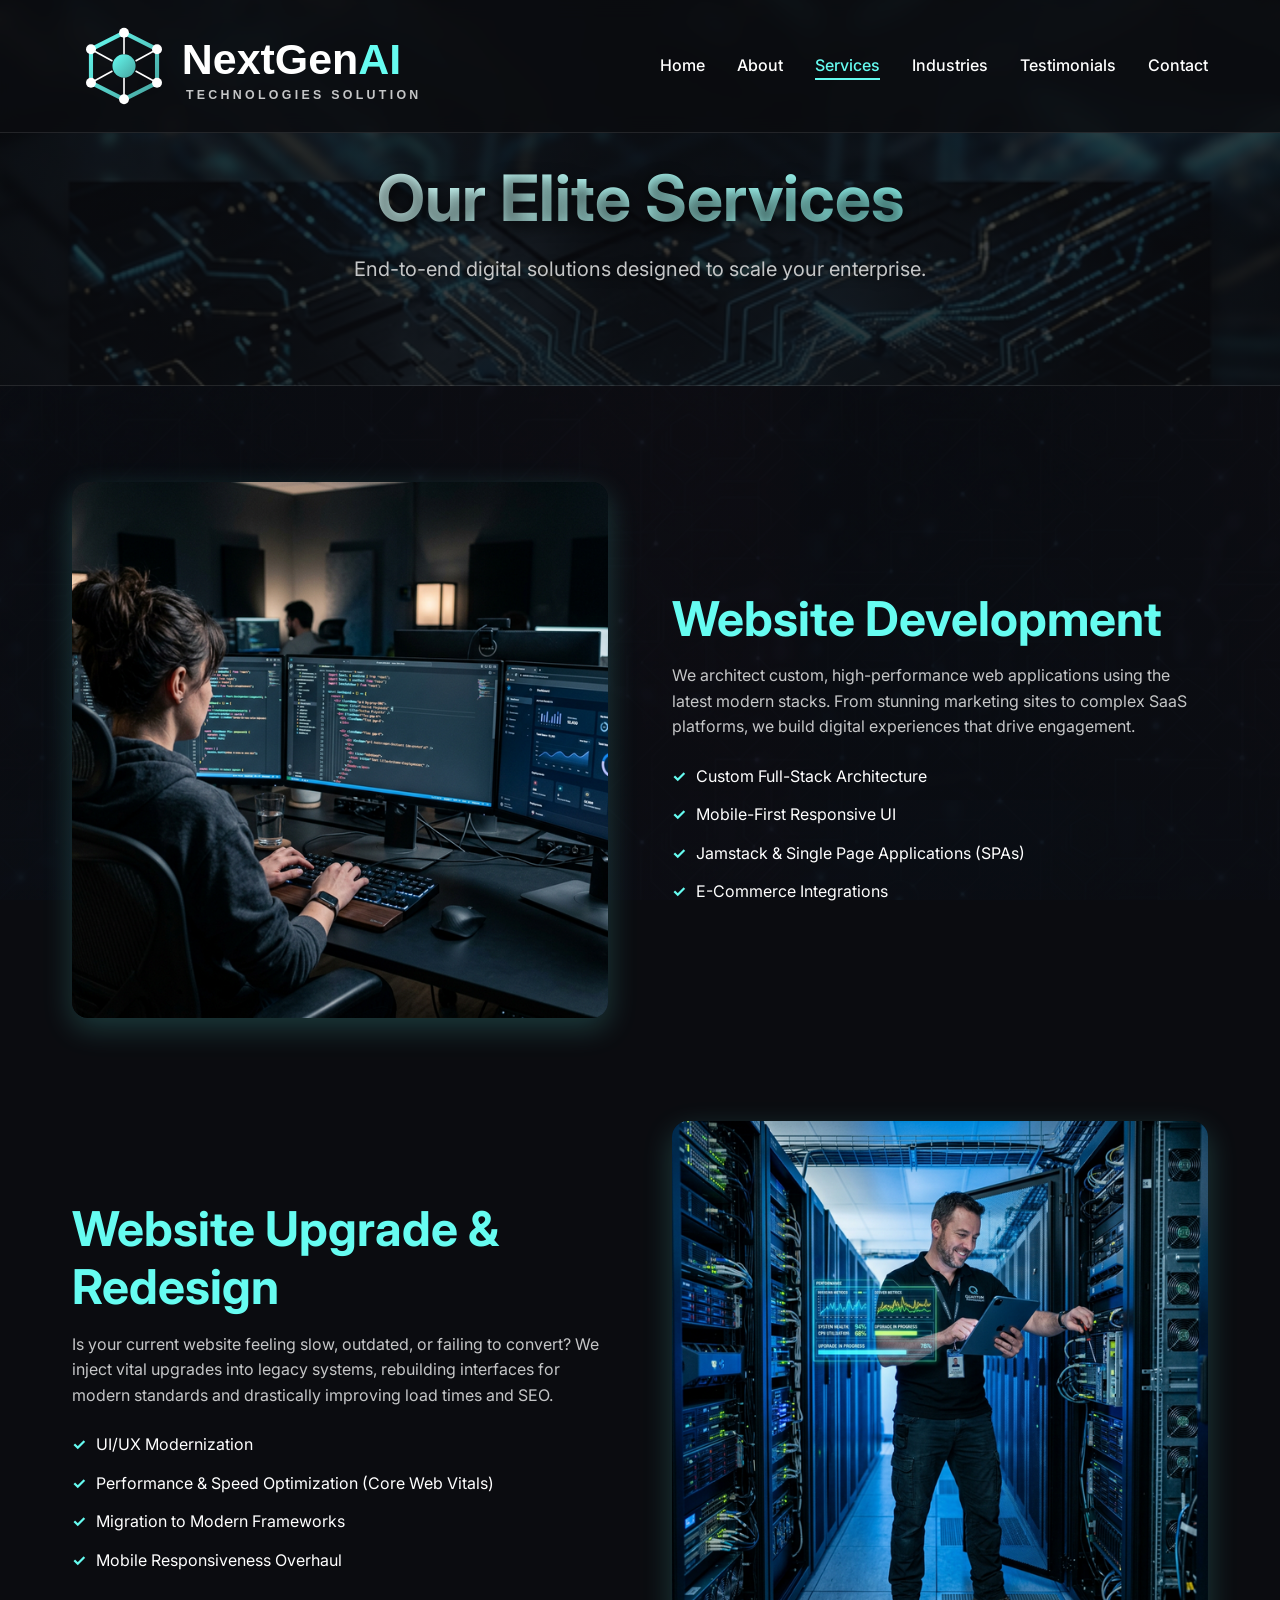
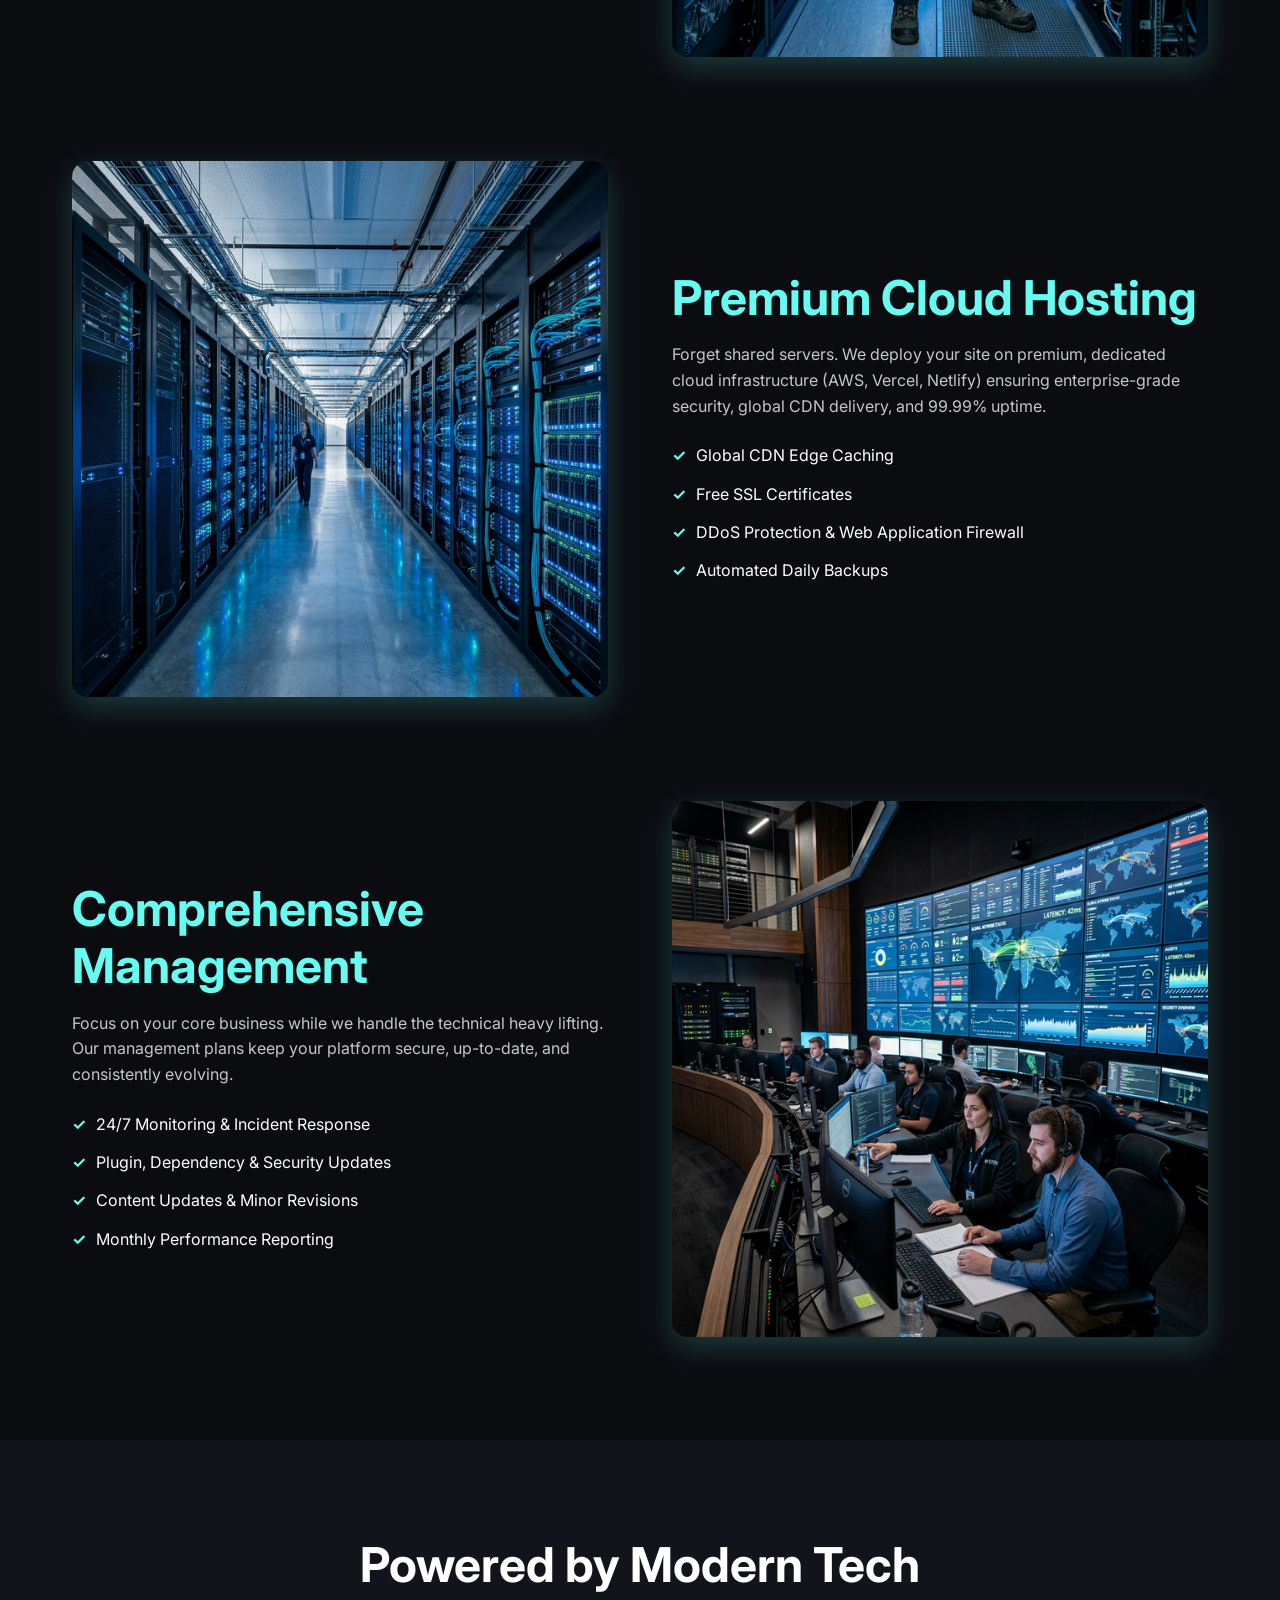
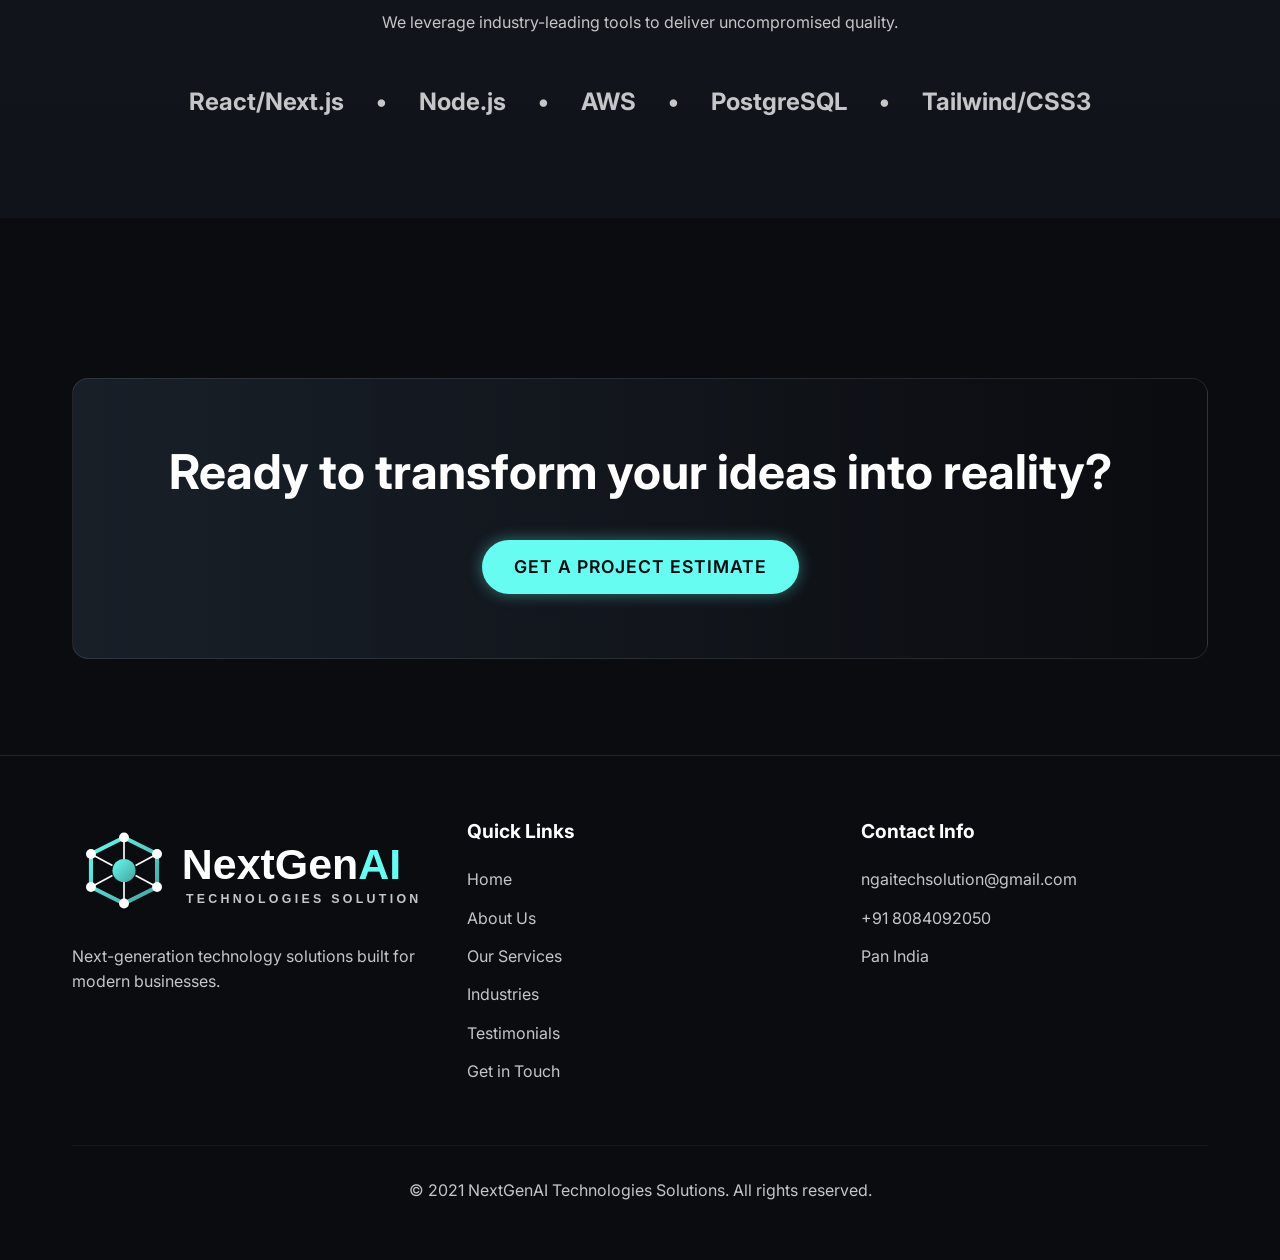
<file: Service.html>
<!DOCTYPE html>
<html lang="en">
<head>
    <meta charset="UTF-8">
    <meta name="viewport" content="width=device-width, initial-scale=1.0">
    <!-- SEO Meta Tags -->
    <meta name="description" content="Explore NextGenAI Technology Services: Website Development, Upgrades, Hosting and Management.">
    <meta name="robots" content="index, follow">
    <link rel="canonical" href="https://www.nextgenai.com/Service.html">
    <!-- Open Graph (Facebook/LinkedIn) -->
    <meta property="og:title" content="Our Services | NextGenAI Technology">
    <meta property="og:description" content="Explore NextGenAI Technology Services: Website Development, Upgrades, Hosting and Management.">
    <meta property="og:type" content="website">
    <meta property="og:url" content="https://www.nextgenai.com/Service.html">
    <meta property="og:image" content="https://www.nextgenai.com/assets/images/nextgen_ai_logo.svg">
    <!-- Twitter Card -->
    <meta name="twitter:card" content="summary_large_image">
    <meta name="twitter:title" content="Our Services | NextGenAI Technology">
    <meta name="twitter:description" content="Explore NextGenAI Technology Services: Website Development, Upgrades, Hosting and Management.">
    <meta name="twitter:image" content="https://www.nextgenai.com/assets/images/nextgen_ai_logo.svg">
    <title>Our Services | NextGenAI Technology</title>
    <!-- Favicon -->
    <link rel="icon" type="image/png" href="assets/images/favicon.png">
    <!-- Google Fonts -->
    <link rel="preconnect" href="https://fonts.googleapis.com">
    <link rel="preconnect" href="https://fonts.gstatic.com" crossorigin>
    <link href="https://fonts.googleapis.com/css2?family=Inter:wght@300;400;500;600;700;800&display=swap" rel="stylesheet">
    <link rel="stylesheet" href="style.css">
    <style>
        .page-header {
            padding: 160px 0 100px;
            text-align: center;
            background: linear-gradient(180deg, rgba(11,12,16,0.7) 0%, var(--bg-color) 100%), url('assets/images/header_bg_service_1773403958089.png');
            background-size: cover;
            background-position: center;
            background-attachment: fixed;
            border-bottom: 1px solid var(--glass-border);
            position: relative;
            z-index: 1;
        }

        .page-header h1 {
            text-shadow: 0 5px 15px rgba(0,0,0,0.8);
        }

        .page-header p {
            text-shadow: 0 2px 10px rgba(0,0,0,0.8);
        }

        .service-row {
            display: grid;
            grid-template-columns: 1fr 1fr;
            gap: 4rem;
            align-items: center;
            margin-bottom: 6rem;
        }

        .service-row.reverse {
            direction: rtl;
        }

        .service-row.reverse > * {
            direction: ltr;
        }

        .service-feature-list {
            list-style: none;
            margin-top: 1.5rem;
        }

        .service-feature-list li {
            margin-bottom: 0.8rem;
            display: flex;
            align-items: center;
            gap: 10px;
        }

        .service-feature-list li::before {
            content: "✓";
            color: var(--accent-color);
            font-weight: bold;
        }

        @media (max-width: 768px) {
            .service-row, .service-row.reverse {
                grid-template-columns: 1fr;
                gap: 2rem;
                direction: ltr;
                text-align: center;
            }
            .service-feature-list li {
                justify-content: center;
            }
        }
    </style>
</head>
<body>

    <!-- Animated Global Background -->
    <div class="moving-bg"></div>

    <!-- Header -->
    <header>
        <div class="container nav-container">
            <a href="index.html" class="logo-link"><img src="assets/images/nextgen_ai_logo.svg" alt="NextGenAI Logo" class="site-logo"></a>
            <button class="mobile-menu-btn" aria-label="Toggle menu" aria-expanded="false">&#9776;</button>
            <nav>
                <ul class="nav-links">
                    <li><a href="index.html">Home</a></li>
                    <li><a href="About.html">About</a></li>
                    <li><a href="Service.html">Services</a></li>
                    <li><a href="Industries.html">Industries</a></li>
                    <li><a href="Testimonials.html">Testimonials</a></li>
                    <li><a href="Contact.html">Contact</a></li>
                </ul>
            </nav>
        </div>
    </header>

    <!-- Page Header -->
    <div class="page-header">
        <div class="container reveal">
            <h1>Our Elite Services</h1>
            <p style="font-size: 1.25rem; max-width: 700px; margin: 0 auto;">End-to-end digital solutions designed to scale your enterprise.</p>
        </div>
    </div>

    <section class="section">
        <div class="container">
            <!-- Development -->
            <div class="service-row reveal float-img">
                <div class="service-img">
                    <img src="assets/images/live_service_dev_1773387295692.png" alt="Website Development" style="width: 100%; border-radius: 16px; box-shadow: 0 10px 30px rgba(102, 252, 241, 0.2);">
                </div>
                <div class="service-text">
                    <h2 style="color: var(--accent-color);">Website Development</h2>
                    <p>We architect custom, high-performance web applications using the latest modern stacks. From stunning marketing sites to complex SaaS platforms, we build digital experiences that drive engagement.</p>
                    <ul class="service-feature-list">
                        <li>Custom Full-Stack Architecture</li>
                        <li>Mobile-First Responsive UI</li>
                        <li>Jamstack & Single Page Applications (SPAs)</li>
                        <li>E-Commerce Integrations</li>
                    </ul>
                </div>
            </div>

            <!-- Upgrade -->
            <div class="service-row reverse reveal float-img">
                <div class="service-img">
                    <img src="assets/images/live_service_upgrade_1773387312426.png" alt="Website Upgrade & Redesign" style="width: 100%; border-radius: 16px; box-shadow: 0 10px 30px rgba(102, 252, 241, 0.2);">
                </div>
                <div class="service-text">
                    <h2 style="color: var(--accent-color);">Website Upgrade & Redesign</h2>
                    <p>Is your current website feeling slow, outdated, or failing to convert? We inject vital upgrades into legacy systems, rebuilding interfaces for modern standards and drastically improving load times and SEO.</p>
                    <ul class="service-feature-list">
                        <li>UI/UX Modernization</li>
                        <li>Performance & Speed Optimization (Core Web Vitals)</li>
                        <li>Migration to Modern Frameworks</li>
                        <li>Mobile Responsiveness Overhaul</li>
                    </ul>
                </div>
            </div>

            <!-- Hosting -->
            <div class="service-row reveal float-img">
                <div class="service-img">
                    <img src="assets/images/live_service_hosting_1773387328796.png" alt="Cloud Hosting" style="width: 100%; border-radius: 16px; box-shadow: 0 10px 30px rgba(102, 252, 241, 0.2);">
                </div>
                <div class="service-text">
                    <h2 style="color: var(--accent-color);">Premium Cloud Hosting</h2>
                    <p>Forget shared servers. We deploy your site on premium, dedicated cloud infrastructure (AWS, Vercel, Netlify) ensuring enterprise-grade security, global CDN delivery, and 99.99% uptime.</p>
                    <ul class="service-feature-list">
                        <li>Global CDN Edge Caching</li>
                        <li>Free SSL Certificates</li>
                        <li>DDoS Protection & Web Application Firewall</li>
                        <li>Automated Daily Backups</li>
                    </ul>
                </div>
            </div>

            <!-- Management -->
            <div class="service-row reverse reveal float-img" style="margin-bottom: 0;">
                <div class="service-img">
                    <img src="assets/images/live_service_mgmt_1773387345147.png" alt="Comprehensive Management" style="width: 100%; border-radius: 16px; box-shadow: 0 10px 30px rgba(102, 252, 241, 0.2);">
                </div>
                <div class="service-text">
                    <h2 style="color: var(--accent-color);">Comprehensive Management</h2>
                    <p>Focus on your core business while we handle the technical heavy lifting. Our management plans keep your platform secure, up-to-date, and consistently evolving.</p>
                    <ul class="service-feature-list">
                        <li>24/7 Monitoring & Incident Response</li>
                        <li>Plugin, Dependency & Security Updates</li>
                        <li>Content Updates & Minor Revisions</li>
                        <li>Monthly Performance Reporting</li>
                    </ul>
                </div>
            </div>
        </div>
    </section>

    <!-- Tech Stack Preview -->
    <section class="section" style="background: rgba(31,40,51,0.3); text-align: center;">
        <div class="container reveal">
            <h2>Powered by Modern Tech</h2>
            <p>We leverage industry-leading tools to deliver uncompromised quality.</p>
            <div style="display: flex; gap: 2rem; justify-content: center; flex-wrap: wrap; margin-top: 3rem; font-size: 1.5rem; font-weight: bold; color: var(--text-secondary);">
                <span>React/Next.js</span>
                <span>•</span>
                <span>Node.js</span>
                <span>•</span>
                <span>AWS</span>
                <span>•</span>
                <span>PostgreSQL</span>
                <span>•</span>
                <span>Tailwind/CSS3</span>
            </div>
        </div>
    </section>

    <section class="section">
        <div class="container">
            <div class="cta-banner reveal">
                <h2>Ready to transform your ideas into reality?</h2>
                <a href="Contact.html" class="btn btn-primary" style="margin-top: 1.5rem;">Get a Project Estimate</a>
            </div>
        </div>
    </section>

    <!-- Footer -->
    <footer>
        <div class="container">
            <div class="footer-grid">
                <div class="footer-col">
                    <a href="index.html" class="logo-link" style="margin-bottom: 1rem; display: inline-block;"><img src="assets/images/nextgen_ai_logo.svg" alt="NextGenAI Logo" class="site-logo"></a>
                    <p>Next-generation technology solutions built for modern businesses.</p>
                </div>
                <div class="footer-col">
                    <h4>Quick Links</h4>
                    <ul>
                        <li><a href="index.html">Home</a></li>
                        <li><a href="About.html">About Us</a></li>
                        <li><a href="Service.html">Our Services</a></li>
                        <li><a href="Industries.html">Industries</a></li>
                        <li><a href="Testimonials.html">Testimonials</a></li>
                        <li><a href="Contact.html">Get in Touch</a></li>
                    </ul>
                </div>
                <div class="footer-col">
                    <h4>Contact Info</h4>
                    <ul style="color: var(--text-secondary);">
                        <li>ngaitechsolution@gmail.com</li>
                        <li>+91 8084092050</li>
                        <li>Pan India</li>
                    </ul>
                </div>
            </div>
            <div class="footer-bottom">
                <p>&copy; 2021 NextGenAI Technologies Solutions. All rights reserved.</p>
            </div>
        </div>
    </footer>

    <script src="script.js"></script>
</body>
</html>
</file>
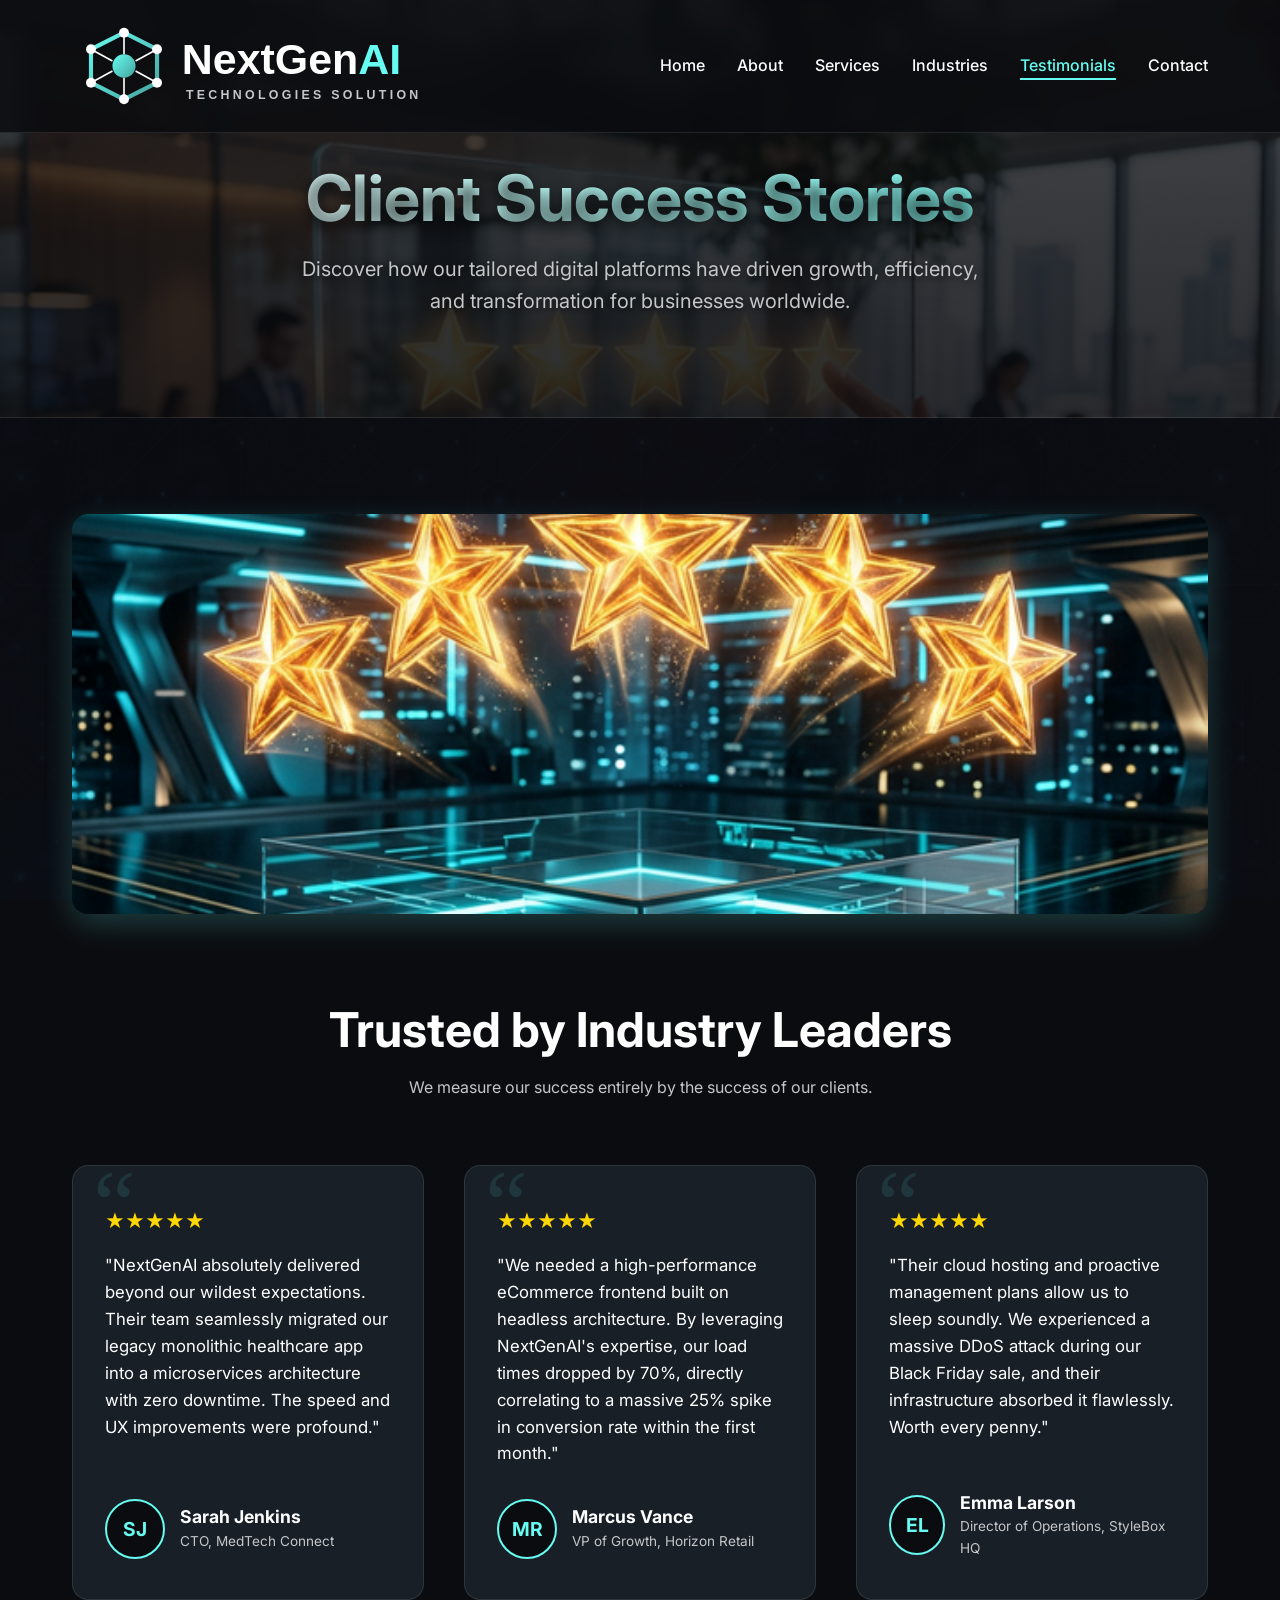
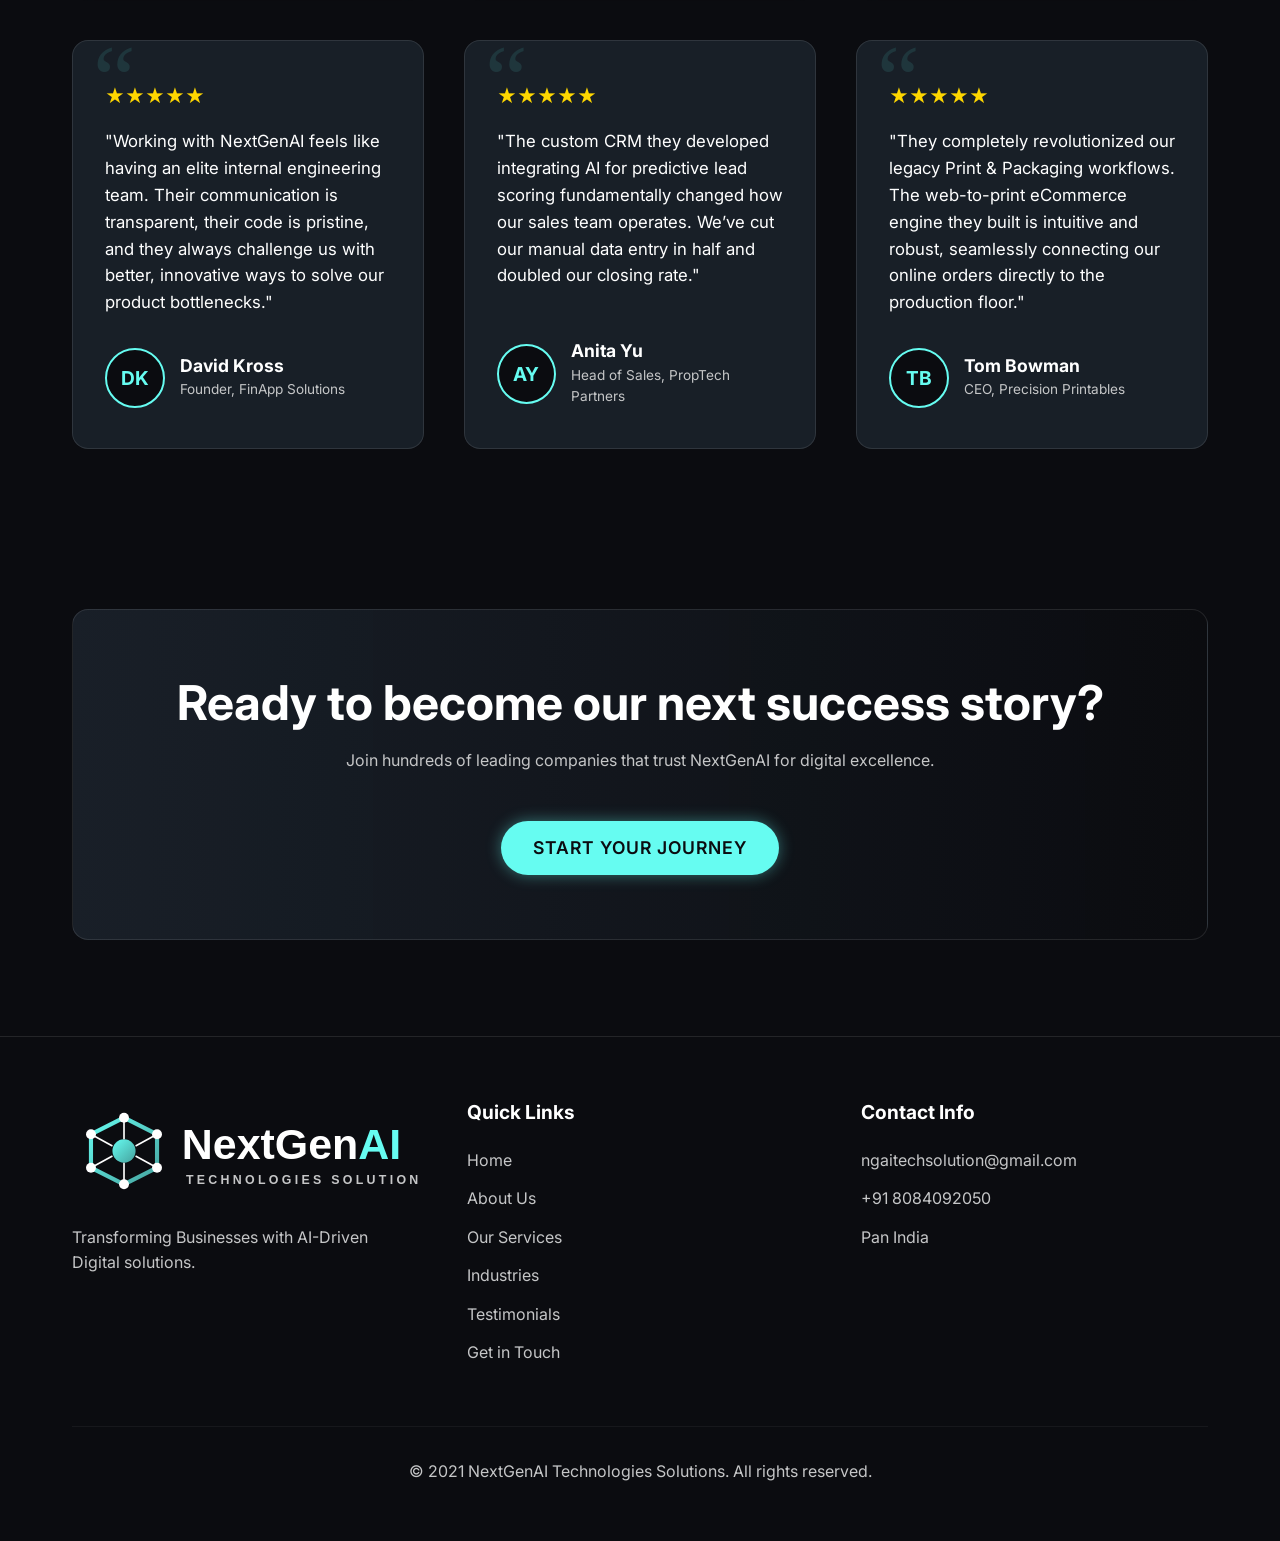
<file: Testimonials.html>
<!DOCTYPE html>
<html lang="en">
<head>
    <meta charset="UTF-8">
    <meta name="viewport" content="width=device-width, initial-scale=1.0">
    <!-- SEO Meta Tags -->
    <meta name="description" content="NextGenAI Technology Solutions - Client testimonials and reviews for our custom software solutions.">
    <meta name="robots" content="index, follow">
    <link rel="canonical" href="https://www.nextgenai.com/Testimonials.html">
    <!-- Open Graph (Facebook/LinkedIn) -->
    <meta property="og:title" content="Client Testimonials | NextGenAI Technology">
    <meta property="og:description" content="NextGenAI Technology Solutions - Client testimonials and reviews for our custom software solutions.">
    <meta property="og:type" content="website">
    <meta property="og:url" content="https://www.nextgenai.com/Testimonials.html">
    <meta property="og:image" content="https://www.nextgenai.com/assets/images/nextgen_ai_logo.svg">
    <!-- Twitter Card -->
    <meta name="twitter:card" content="summary_large_image">
    <meta name="twitter:title" content="Client Testimonials | NextGenAI Technology">
    <meta name="twitter:description" content="NextGenAI Technology Solutions - Client testimonials and reviews for our custom software solutions.">
    <meta name="twitter:image" content="https://www.nextgenai.com/assets/images/nextgen_ai_logo.svg">
    <title>Client Testimonials | NextGenAI Technology</title>
    <!-- Favicon -->
    <link rel="icon" type="image/png" href="assets/images/favicon.png">
    <!-- Google Fonts -->
    <link rel="preconnect" href="https://fonts.googleapis.com">
    <link rel="preconnect" href="https://fonts.gstatic.com" crossorigin>
    <link href="https://fonts.googleapis.com/css2?family=Inter:wght@300;400;500;600;700;800&display=swap" rel="stylesheet">
    <link rel="stylesheet" href="style.css">
    <style>
        .page-header {
            padding: 160px 0 100px;
            text-align: center;
            background: linear-gradient(180deg, rgba(11,12,16,0.75) 0%, rgba(11,12,16,1) 100%), url('assets/images/header_bg_testimonials_1773403993564.png');
            background-size: cover;
            background-position: center;
            background-attachment: fixed;
            border-bottom: 1px solid var(--glass-border);
            position: relative;
            z-index: 1;
        }

        .page-header h1 {
            text-shadow: 0 5px 15px rgba(0,0,0,0.8);
        }

        .page-header p {
            text-shadow: 0 2px 10px rgba(0,0,0,0.8);
        }

        .testimonials-hero-container {
            margin-bottom: 4rem;
        }

        .testimonials-hero-img {
            width: 100%;
            height: 400px;
            object-fit: cover;
            border-radius: 16px;
            box-shadow: 0 10px 30px rgba(102, 252, 241, 0.2);
        }

        .testimonials-grid {
            display: grid;
            grid-template-columns: repeat(auto-fill, minmax(280px, 1fr));
            gap: 2.5rem;
            margin-top: 3rem;
        }

        .testimonial-card {
            padding: 2.5rem 2rem;
            position: relative;
            display: flex;
            flex-direction: column;
            justify-content: space-between;
        }

        .testimonial-card::before {
            content: "\201C"; /* Left Double Quote */
            font-size: 6rem;
            color: rgba(102, 252, 241, 0.1);
            position: absolute;
            top: -10px;
            left: 20px;
            font-family: Georgia, serif;
            line-height: 1;
        }

        .testimonial-content {
            font-size: 1.05rem;
            color: var(--text-primary);
            line-height: 1.6;
            margin-bottom: 2rem;
            position: relative;
            z-index: 1;
        }

        .testimonial-author {
            display: flex;
            align-items: center;
            gap: 15px;
            margin-top: auto;
        }

        .author-avatar {
            width: 60px;
            height: 60px;
            background: var(--bg-color);
            border: 2px solid var(--accent-color);
            border-radius: 50%;
            display: flex;
            align-items: center;
            justify-content: center;
            font-weight: 700;
            font-size: 1.2rem;
            color: var(--accent-color);
        }

        .author-info h4 {
            margin-bottom: 0.2rem;
            color: #fff;
            font-size: 1.1rem;
        }

        .author-info p {
            margin-bottom: 0;
            font-size: 0.85rem;
            color: var(--text-secondary);
        }

        .stars {
            color: #FFD700;
            margin-bottom: 1rem;
            font-size: 1.2rem;
        }

        @media (max-width: 768px) {
            .testimonials-hero-img {
                height: 300px;
            }
        }
    </style>
</head>
<body>
    
    <!-- Animated Global Background -->
    <div class="moving-bg"></div>

    <!-- Header -->
    <header>
        <div class="container nav-container">
            <a href="index.html" class="logo-link"><img src="assets/images/nextgen_ai_logo.svg" alt="NextGenAI Logo" class="site-logo"></a>
            <button class="mobile-menu-btn" aria-label="Toggle menu" aria-expanded="false">&#9776;</button>
            <nav>
                <ul class="nav-links">
                    <li><a href="index.html">Home</a></li>
                    <li><a href="About.html">About</a></li>
                    <li><a href="Service.html">Services</a></li>
                    <li><a href="Industries.html">Industries</a></li>
                    <li><a href="Testimonials.html" class="active">Testimonials</a></li>
                    <li><a href="Contact.html">Contact</a></li>
                </ul>
            </nav>
        </div>
    </header>

    <!-- Page Header -->
    <div class="page-header">
        <div class="container reveal">
            <h1>Client Success Stories</h1>
            <p style="font-size: 1.25rem; max-width: 700px; margin: 0 auto; color: var(--text-secondary);">Discover how our tailored digital platforms have driven growth, efficiency, and transformation for businesses worldwide.</p>
        </div>
    </div>

    <!-- Main Content -->
    <section class="section">
        <div class="container">
            
            <div class="testimonials-hero-container reveal pulse-img">
                <img src="assets/images/testimonials_hero_1773386781978.png" alt="5 Star Client Satisfaction" class="testimonials-hero-img">
            </div>

            <div class="section-header reveal" style="margin-top: 5rem;">
                <h2>Trusted by Industry Leaders</h2>
                <p>We measure our success entirely by the success of our clients.</p>
            </div>
            
            <div class="testimonials-grid">

                <!-- Testimonial 1 -->
                <div class="testimonial-card glass reveal">
                    <div>
                        <div class="stars">★★★★★</div>
                        <p class="testimonial-content">"NextGenAI absolutely delivered beyond our wildest expectations. Their team seamlessly migrated our legacy monolithic healthcare app into a microservices architecture with zero downtime. The speed and UX improvements were profound."</p>
                    </div>
                    <div class="testimonial-author">
                        <div class="author-avatar">SJ</div>
                        <div class="author-info">
                            <h4>Sarah Jenkins</h4>
                            <p>CTO, MedTech Connect</p>
                        </div>
                    </div>
                </div>

                <!-- Testimonial 2 -->
                <div class="testimonial-card glass reveal" style="transition-delay: 100ms;">
                    <div>
                        <div class="stars">★★★★★</div>
                        <p class="testimonial-content">"We needed a high-performance eCommerce frontend built on headless architecture. By leveraging NextGenAI's expertise, our load times dropped by 70%, directly correlating to a massive 25% spike in conversion rate within the first month."</p>
                    </div>
                    <div class="testimonial-author">
                        <div class="author-avatar">MR</div>
                        <div class="author-info">
                            <h4>Marcus Vance</h4>
                            <p>VP of Growth, Horizon Retail</p>
                        </div>
                    </div>
                </div>

                <!-- Testimonial 3 -->
                <div class="testimonial-card glass reveal" style="transition-delay: 200ms;">
                    <div>
                        <div class="stars">★★★★★</div>
                        <p class="testimonial-content">"Their cloud hosting and proactive management plans allow us to sleep soundly. We experienced a massive DDoS attack during our Black Friday sale, and their infrastructure absorbed it flawlessly. Worth every penny."</p>
                    </div>
                    <div class="testimonial-author">
                        <div class="author-avatar">EL</div>
                        <div class="author-info">
                            <h4>Emma Larson</h4>
                            <p>Director of Operations, StyleBox HQ</p>
                        </div>
                    </div>
                </div>

                <!-- Testimonial 4 -->
                <div class="testimonial-card glass reveal">
                    <div>
                        <div class="stars">★★★★★</div>
                        <p class="testimonial-content">"Working with NextGenAI feels like having an elite internal engineering team. Their communication is transparent, their code is pristine, and they always challenge us with better, innovative ways to solve our product bottlenecks."</p>
                    </div>
                    <div class="testimonial-author">
                        <div class="author-avatar">DK</div>
                        <div class="author-info">
                            <h4>David Kross</h4>
                            <p>Founder, FinApp Solutions</p>
                        </div>
                    </div>
                </div>

                <!-- Testimonial 5 -->
                <div class="testimonial-card glass reveal" style="transition-delay: 100ms;">
                    <div>
                        <div class="stars">★★★★★</div>
                        <p class="testimonial-content">"The custom CRM they developed integrating AI for predictive lead scoring fundamentally changed how our sales team operates. We’ve cut our manual data entry in half and doubled our closing rate."</p>
                    </div>
                    <div class="testimonial-author">
                        <div class="author-avatar">AY</div>
                        <div class="author-info">
                            <h4>Anita Yu</h4>
                            <p>Head of Sales, PropTech Partners</p>
                        </div>
                    </div>
                </div>

                <!-- Testimonial 6 -->
                <div class="testimonial-card glass reveal" style="transition-delay: 200ms;">
                    <div>
                        <div class="stars">★★★★★</div>
                        <p class="testimonial-content">"They completely revolutionized our legacy Print & Packaging workflows. The web-to-print eCommerce engine they built is intuitive and robust, seamlessly connecting our online orders directly to the production floor."</p>
                    </div>
                    <div class="testimonial-author">
                        <div class="author-avatar">TB</div>
                        <div class="author-info">
                            <h4>Tom Bowman</h4>
                            <p>CEO, Precision Printables</p>
                        </div>
                    </div>
                </div>

            </div>
        </div>
    </section>

    <!-- Global CTA -->
    <section class="section" style="padding-top: 0;">
        <div class="container">
            <div class="cta-banner reveal">
                <h2>Ready to become our next success story?</h2>
                <p>Join hundreds of leading companies that trust NextGenAI for digital excellence.</p>
                <a href="Contact.html" class="btn btn-primary" style="margin-top: 1.5rem;">Start Your Journey</a>
            </div>
        </div>
    </section>

    <!-- Footer -->
    <footer>
        <div class="container">
            <div class="footer-grid">
                <div class="footer-col">
                    <a href="index.html" class="logo-link" style="margin-bottom: 1rem; display: inline-block;"><img src="assets/images/nextgen_ai_logo.svg" alt="NextGenAI Logo" class="site-logo"></a>
                    <p>Transforming Businesses with AI-Driven Digital solutions.</p>
                </div>
                <div class="footer-col">
                    <h4>Quick Links</h4>
                    <ul>
                        <li><a href="index.html">Home</a></li>
                        <li><a href="About.html">About Us</a></li>
                        <li><a href="Service.html">Our Services</a></li>
                        <li><a href="Industries.html">Industries</a></li>
                        <li><a href="Testimonials.html">Testimonials</a></li>
                        <li><a href="Contact.html">Get in Touch</a></li>
                    </ul>
                </div>
                <div class="footer-col">
                    <h4>Contact Info</h4>
                    <ul style="color: var(--text-secondary);">
                        <li>ngaitechsolution@gmail.com</li>
                        <li>+91 8084092050</li>
                        <li>Pan India</li>
                    </ul>
                </div>
            </div>
            <div class="footer-bottom">
                <p>&copy; 2021 NextGenAI Technologies Solutions. All rights reserved.</p>
            </div>
        </div>
    </footer>

    <script src="script.js"></script>
</body>
</html>
</file>
<file: style.css>
/* Global Reset & Box Sizing */
*, *::before, *::after {
  box-sizing: border-box;
  margin: 0;
  padding: 0;
}

/* CSS Variables for Theme */
:root {
  --bg-color: #0b0c10;
  --bg-gradient: linear-gradient(135deg, #0b0c10 0%, #1f2833 100%);
  --surface-color: rgba(31, 40, 51, 0.7);
  --glass-border: rgba(255, 255, 255, 0.1);
  --text-primary: #ffffff;
  --text-secondary: #c5c6c7;
  --accent-color: #66fcf1;
  --accent-hover: #45a29e;
  --font-family: 'Inter', system-ui, -apple-system, sans-serif;
  --transition: all 0.3s ease;
}

body {
  font-family: var(--font-family);
  background-color: var(--bg-color);
  color: var(--text-primary);
  line-height: 1.6;
  overflow-x: hidden;
  min-height: 100vh;
}

/* Moving Background Layer */
.moving-bg {
  position: fixed;
  top: 0;
  left: 0;
  width: 100vw;
  height: 100vh;
  z-index: -5; /* Place deep in background */
  background-image: 
    linear-gradient(rgba(11,12,16,0.85), rgba(11,12,16,0.85)),
    url('assets/images/site_bg_pattern_1773385852781.png');
  background-repeat: repeat;
  background-size: 800px 800px;
  animation: bgPan 40s linear infinite;
}

@keyframes bgPan {
  0% { background-position: 0 0; }
  100% { background-position: 800px 800px; }
}

/* Floating Image Animation */
.float-img {
  animation: floatImg 8s ease-in-out infinite;
}

@keyframes floatImg {
  0% { transform: translateY(0px); }
  50% { transform: translateY(-15px); }
  100% { transform: translateY(0px); }
}

/* Pulse Image Animation */
.pulse-img {
  animation: pulseImg 8s ease-in-out infinite alternate;
  transform-origin: center;
}

@keyframes pulseImg {
  0% { transform: scale(1); filter: brightness(1); }
  100% { transform: scale(1.05); filter: brightness(1.2); }
}

/* Typography */
h1, h2, h3, h4, h5, h6 {
  font-weight: 700;
  line-height: 1.2;
  margin-bottom: 1rem;
}

h1 {
  font-size: clamp(2.5rem, 5vw, 4rem);
  background: linear-gradient(to right, #ffffff, var(--accent-color));
  -webkit-background-clip: text;
  background-clip: text;
  -webkit-text-fill-color: transparent;
}

h2 { font-size: clamp(2rem, 4vw, 3rem); }
h3 { font-size: 1.5rem; }
p { margin-bottom: 1.5rem; color: var(--text-secondary); }

a {
  text-decoration: none;
  color: var(--accent-color);
  transition: var(--transition);
}

a:hover { color: var(--accent-hover); }

/* Buttons */
.btn {
  display: inline-flex;
  align-items: center;
  justify-content: center;
  padding: 0.8rem 2rem;
  border-radius: 50px;
  font-weight: 600;
  font-size: 1.1rem;
  text-transform: uppercase;
  letter-spacing: 1px;
  cursor: pointer;
  transition: var(--transition);
  border: none;
}

.btn-primary {
  background: var(--accent-color);
  color: var(--bg-color);
  box-shadow: 0 0 15px rgba(102, 252, 241, 0.4);
}

.btn-primary:hover {
  background: var(--accent-hover);
  box-shadow: 0 0 25px rgba(102, 252, 241, 0.6);
  transform: translateY(-2px);
  color: var(--bg-color);
}

.btn-secondary {
  background: transparent;
  color: var(--accent-color);
  border: 2px solid var(--accent-color);
}

.btn-secondary:hover {
  background: rgba(102, 252, 241, 0.1);
  transform: translateY(-2px);
}

/* Glassmorphism Classes */
.glass {
  background: var(--surface-color);
  backdrop-filter: blur(12px);
  -webkit-backdrop-filter: blur(12px);
  border: 1px solid var(--glass-border);
  border-radius: 16px;
  padding: 2rem;
}

/* Layout Container */
.container {
  max-width: 1200px;
  margin: 0 auto;
  padding: 0 2rem;
}

/* Header & Navigation */
header {
  position: fixed;
  top: 0;
  width: 100%;
  z-index: 1000;
  background: rgba(11, 12, 16, 0.85);
  backdrop-filter: blur(10px);
  border-bottom: 1px solid var(--glass-border);
  padding: 1rem 0;
  transition: var(--transition);
}

header.scrolled {
  padding: 0.5rem 0;
  background: rgba(11, 12, 16, 0.95);
}

.nav-container {
  display: flex;
  justify-content: space-between;
  align-items: center;
}

.logo {
  font-size: 1.5rem;
  font-weight: 800;
  color: #fff;
  display: flex;
  align-items: center;
  gap: 0.5rem;
}

.logo span { color: var(--accent-color); }

.site-logo {
  height: 100px;
  width: auto;
  object-fit: contain;
}

.logo-link {
  display: flex;
  align-items: center;
  text-decoration: none;
}

.nav-links {
  display: flex;
  gap: 2rem;
  list-style: none;
}

.nav-links li a {
  color: var(--text-primary);
  font-weight: 500;
  position: relative;
}

.nav-links li a::after {
  content: '';
  position: absolute;
  bottom: -5px;
  left: 0;
  width: 0;
  height: 2px;
  background: var(--accent-color);
  transition: var(--transition);
}

.nav-links li a:hover::after, .nav-links li a.active::after {
  width: 100%;
}

.nav-links li a:hover, .nav-links li a.active {
  color: var(--accent-color);
}

.mobile-menu-btn {
  display: none;
  background: none;
  border: none;
  color: #fff;
  font-size: 1.5rem;
  cursor: pointer;
}

/* Hero Section */
.hero {
  height: 100vh;
  display: flex;
  align-items: center;
  position: relative;
  overflow: hidden;
  padding-top: 80px;
}

.hero-bg {
  position: absolute;
  top: 0;
  left: 0;
  width: 100%;
  height: 100%;
  object-fit: cover;
  z-index: -2;
  opacity: 0.6;
}

.hero-overlay {
  position: absolute;
  top: 0;
  left: 0;
  width: 100%;
  height: 100%;
  background: linear-gradient(180deg, rgba(11,12,16,0.3) 0%, rgba(11,12,16,1) 100%);
  z-index: -1;
}

.hero-content {
  max-width: 800px;
  text-align: center;
  margin: 0 auto;
}

.hero-content p {
  font-size: 1.25rem;
  margin-bottom: 2.5rem;
}

.hero-buttons {
  display: flex;
  gap: 1.5rem;
  justify-content: center;
}

/* Section Styling */
.section {
  padding: 6rem 0;
}

.section-header {
  text-align: center;
  margin-bottom: 4rem;
}

.section-header p {
  max-width: 600px;
  margin: 0 auto;
}

/* Services Grid */
.services-grid {
  display: grid;
  grid-template-columns: repeat(auto-fit, minmax(250px, 1fr));
  gap: 2rem;
}

.service-card {
  text-align: left;
  transition: var(--transition);
  position: relative;
  overflow: hidden;
}

.service-card:hover {
  transform: translateY(-10px);
  border-color: var(--accent-color);
  box-shadow: 0 10px 30px rgba(102, 252, 241, 0.1);
}

.service-icon {
  font-size: 2.5rem;
  color: var(--accent-color);
  margin-bottom: 1.5rem;
}

.service-card h3 { margin-bottom: 1rem; }

/* About Section Preview */
.about-preview {
  display: grid;
  grid-template-columns: 1fr 1fr;
  gap: 4rem;
  align-items: center;
}

.about-preview-img {
  width: 100%;
  border-radius: 16px;
  box-shadow: 0 20px 40px rgba(0,0,0,0.4);
  animation: float 6s ease-in-out infinite;
}

@keyframes float {
  0% { transform: translateY(0px); }
  50% { transform: translateY(-20px); }
  100% { transform: translateY(0px); }
}

/* CTA Sub-Section */
.cta-banner {
  background: linear-gradient(90deg, var(--surface-color), rgba(11,12,16,0.9));
  border: 1px solid var(--glass-border);
  border-radius: 16px;
  padding: 4rem 2rem;
  text-align: center;
  margin-top: 4rem;
}

/* Footer */
footer {
  background: #0b0c10;
  border-top: 1px solid var(--glass-border);
  padding: 4rem 0 2rem;
}

.footer-grid {
  display: grid;
  grid-template-columns: repeat(auto-fit, minmax(200px, 1fr));
  gap: 3rem;
  margin-bottom: 3rem;
}

.footer-col h4 {
  color: #fff;
  margin-bottom: 1.5rem;
  font-size: 1.2rem;
}

.footer-col ul {
  list-style: none;
}

.footer-col ul li {
  margin-bottom: 0.8rem;
}

.footer-col ul li a {
  color: var(--text-secondary);
}

.footer-col ul li a:hover {
  color: var(--accent-color);
  padding-left: 5px;
}

.footer-bottom {
  text-align: center;
  padding-top: 2rem;
  border-top: 1px solid rgba(255,255,255,0.05);
}

/* Animations */
.reveal {
  opacity: 0;
  transform: translateY(30px);
  transition: all 0.8s ease-out;
}

.reveal.active {
  opacity: 1;
  transform: translateY(0);
}

/* Responsive */
@media (max-width: 768px) {
  .site-logo {
    height: 48px;
  }
  
  header {
    padding: 0.8rem 0;
  }
  
  header.scrolled {
    padding: 0.5rem 0;
  }

  .nav-links {
    position: fixed;
    top: 76px; /* Approx height of header: 48 + 0.8rem*2 ~ 74-76px */
    right: -100%;
    flex-direction: column;
    background: rgba(11, 12, 16, 0.98);
    backdrop-filter: blur(10px);
    width: 100%;
    height: calc(100vh - 76px);
    padding: 2rem;
    transition: var(--transition);
    align-items: center;
    border-top: 1px solid var(--glass-border);
    overflow-y: auto;
  }

  .nav-links.active {
    right: 0;
  }

  .mobile-menu-btn { display: block; }
  
  .about-preview {
    grid-template-columns: 1fr;
    text-align: center;
  }
  
  .hero-buttons {
    flex-direction: column;
  }
  
  .hero-buttons .btn { width: 100%; }
  
  .section {
    padding: 4rem 0;
  }
  
  .hero h1 {
    font-size: 2.25rem;
  }
  
  .footer-grid {
    gap: 1.5rem;
    text-align: center;
  }
}
</file>
